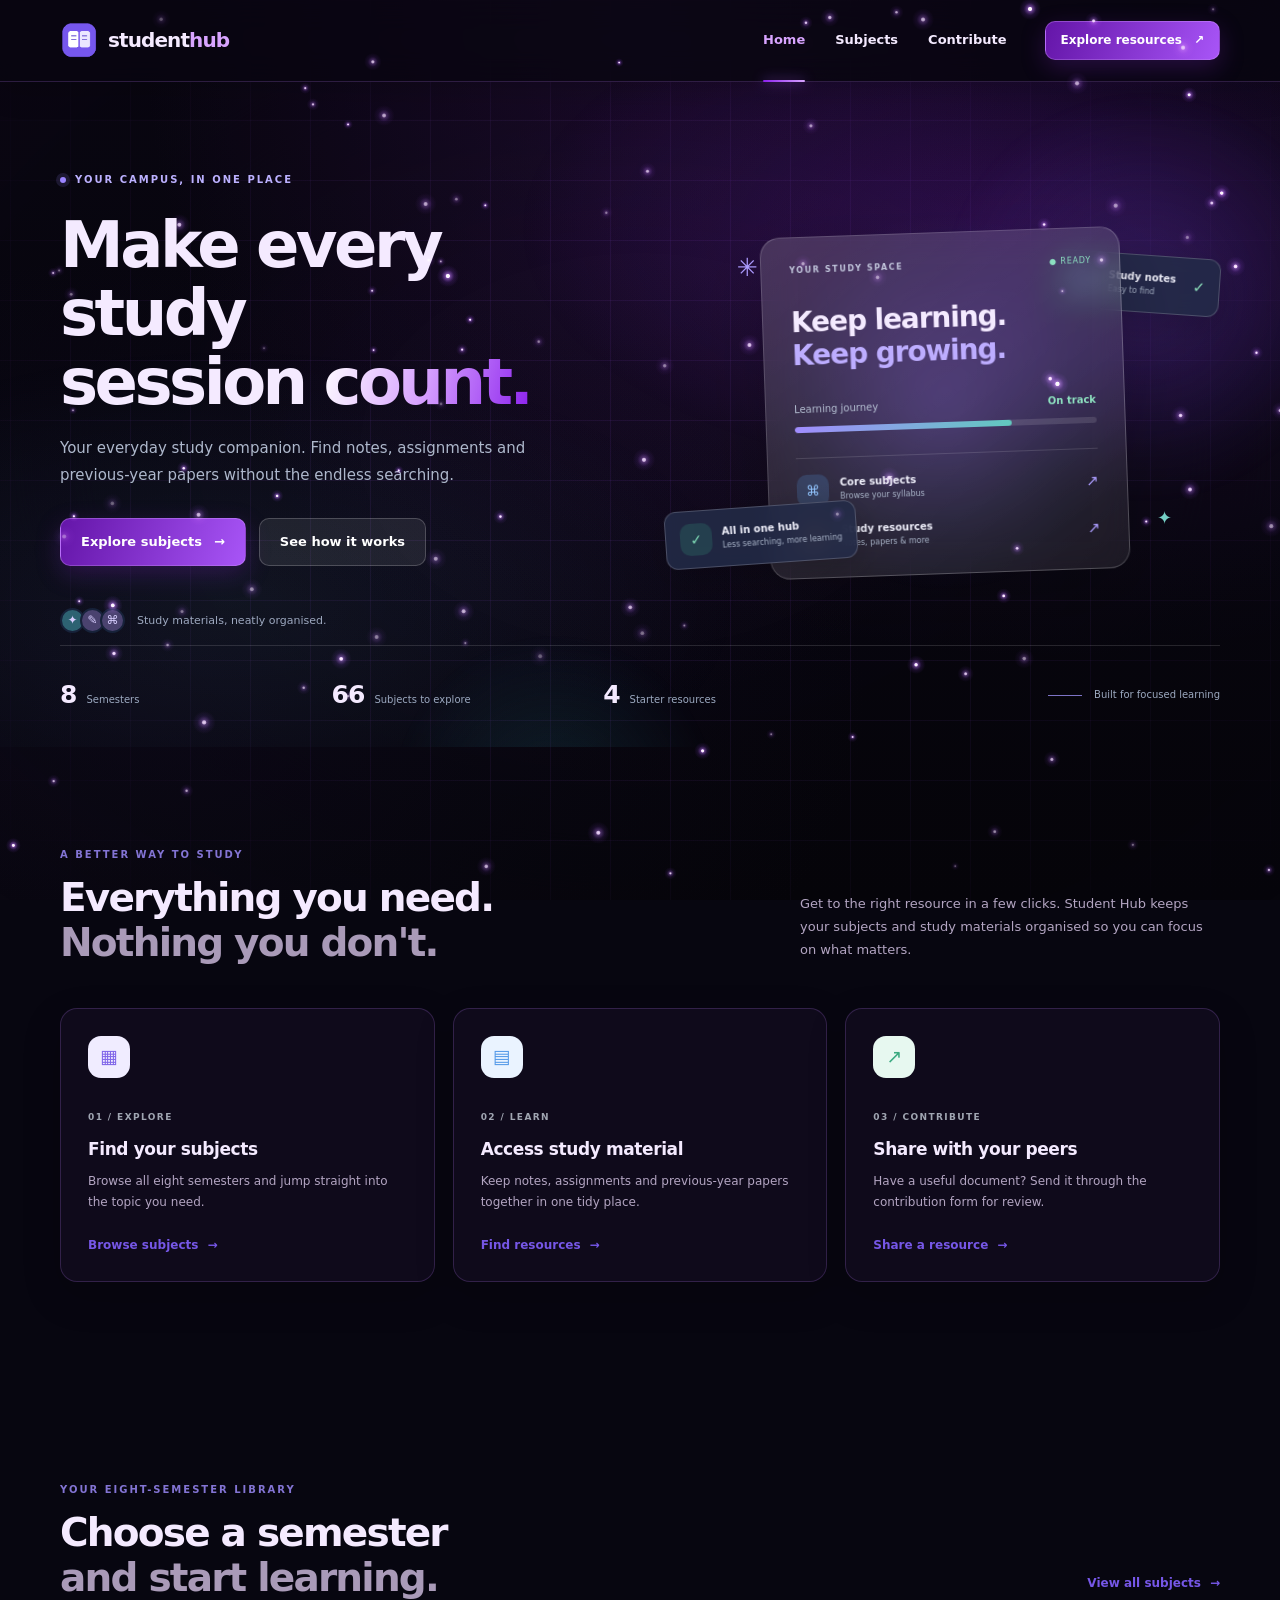
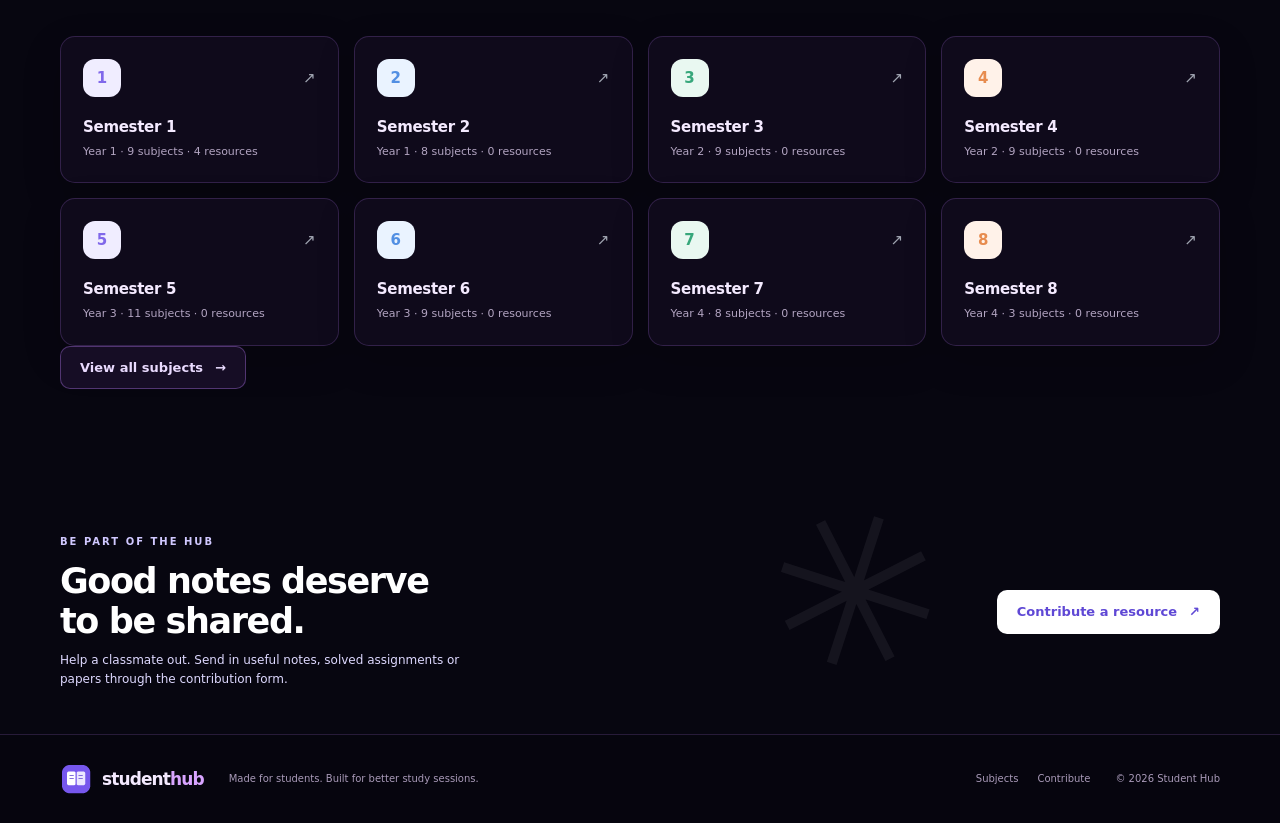
<file: index.html>
<!doctype html>
<html lang="en">

<head>
  <meta charset="utf-8">
  <meta name="viewport" content="width=device-width, initial-scale=1">
  <meta name="theme-color" content="#070610">
  <meta name="description" content="Student Hub — a simple home for study notes, assignments and previous papers.">
  <title>Student Hub | Learn smarter</title>
  <link rel="icon" href="assets/images/logo.png" type="image/png">
  <link rel="stylesheet" href="css/style.css">
  <link rel="stylesheet" href="css/subjects.css">
  <link rel="stylesheet" href="css/responsive.css">
  <script defer src="js/data.js"></script>
  <script defer src="js/admin.js"></script>
  <script defer src="js/app.js"></script>
  <script defer src="js/particle-field.js"></script>
</head>

<body data-page="home">
  <header class="site-header">
    <div class="container nav-wrap">
      <a class="brand" href="index.html" aria-label="Student Hub home"><img src="assets/images/logo.png" alt=""
          width="38" height="38"><span>student<span class="brand-accent">hub</span></span></a>
      <button class="menu-toggle" type="button" aria-label="Toggle navigation" aria-expanded="false">☰</button>
      <nav class="main-nav" aria-label="Main navigation">
        <a class="active" href="index.html" aria-current="page">Home</a>
        <a href="subjects.html">Subjects</a>
        <a href="help.html">Contribute</a>
      </nav>
      <a class="button button-small button-primary nav-cta" href="subjects.html">Explore resources <span
          aria-hidden="true">↗</span></a>
    </div>
  </header>

  <main>
    <section class="hero-section">
      <div class="hero-orb orb-one"></div>
      <div class="hero-orb orb-two"></div>
      <div class="container hero-grid">
        <div class="hero-copy">
          <div class="eyebrow"><span class="eyebrow-dot"></span> YOUR CAMPUS, IN ONE PLACE</div>
          <h1>Make every study<br>session <span class="gradient-text">count.</span></h1>
          <p class="hero-lead">Your everyday study companion. Find notes, assignments and previous-year papers without
            the endless searching.</p>
          <div class="hero-actions"><a class="button button-primary" href="subjects.html">Explore subjects <span
                aria-hidden="true">→</span></a><a class="button button-ghost" href="#how-it-works">See how it works</a>
          </div>
          <div class="hero-proof">
            <div class="proof-avatars"><span>✦</span><span>✎</span><span>⌘</span></div><span>Study materials, neatly
              organised.</span>
          </div>
        </div>
        <div class="hero-visual" aria-label="Illustration of organised study materials">
          <div class="visual-glow"></div>
          <div class="floating-tag tag-top"><span class="tag-icon purple">▤</span><span><strong>Study
                notes</strong><small>Easy to find</small></span><span class="tag-check">✓</span></div>
          <div class="study-card-main">
            <div class="study-card-top"><span class="mini-label">YOUR STUDY SPACE</span><span class="live-dot">●
                READY</span></div>
            <div class="study-card-title">Keep learning.<br><span>Keep growing.</span></div>
            <div class="progress-label"><span>Learning journey</span><strong>On track</strong></div>
            <div class="progress-track"><span></span></div>
            <div class="mini-subjects">
              <div><span class="subject-icon blue">⌘</span><span><b>Core subjects</b><small>Browse your
                    syllabus</small></span><span class="mini-arrow">↗</span></div>
              <div><span class="subject-icon orange">▧</span><span><b>Study resources</b><small>Notes, papers &
                    more</small></span><span class="mini-arrow">↗</span></div>
            </div>
          </div>
          <div class="floating-tag tag-bottom"><span class="tag-icon green">✓</span><span><strong>All in one
                hub</strong><small>Less searching, more learning</small></span></div>
          <div class="visual-spark spark-one">✳</div>
          <div class="visual-spark spark-two">✦</div>
        </div>
      </div>
      <div class="container hero-stats">
        <div><strong data-stat="semesters">8</strong><span>Semesters</span></div>
        <div><strong data-stat="subjects">66</strong><span>Subjects to explore</span></div>
        <div><strong data-stat="resources">4</strong><span>Starter resources</span></div>
        <div class="stats-note"><span class="stats-line"></span><span>Built for focused learning</span></div>
      </div>
    </section>

    <section class="section-pad" id="how-it-works">
      <div class="container">
        <div class="section-heading">
          <div>
            <div class="eyebrow eyebrow-dark">A BETTER WAY TO STUDY</div>
            <h2>Everything you need.<br><span class="muted-heading">Nothing you don't.</span></h2>
          </div>
          <p>Get to the right resource in a few clicks. Student Hub keeps your subjects and study materials organised so
            you can focus on what matters.</p>
        </div>
        <div class="feature-grid">
          <article class="feature-card">
            <div class="feature-icon feature-purple">▦</div><span class="feature-number">01 / EXPLORE</span>
            <h3>Find your subjects</h3>
            <p>Browse all eight semesters and jump straight into the topic you need.</p><a href="subjects.html"
              class="text-link">Browse subjects <span>→</span></a>
          </article>
          <article class="feature-card">
            <div class="feature-icon feature-blue">▤</div><span class="feature-number">02 / LEARN</span>
            <h3>Access study material</h3>
            <p>Keep notes, assignments and previous-year papers together in one tidy place.</p><a href="subjects.html"
              class="text-link">Find resources <span>→</span></a>
          </article>
          <article class="feature-card">
            <div class="feature-icon feature-green">↗</div><span class="feature-number">03 / CONTRIBUTE</span>
            <h3>Share with your peers</h3>
            <p>Have a useful document? Send it through the contribution form for review.</p><a href="help.html"
              class="text-link">Share a resource <span>→</span></a>
          </article>
        </div>
      </div>
    </section>

    <section class="section-pad section-tint">
      <div class="container">
        <div class="section-heading section-heading-tight">
          <div>
            <div class="eyebrow eyebrow-dark">YOUR EIGHT-SEMESTER LIBRARY</div>
            <h2>Choose a semester<br><span class="muted-heading">and start learning.</span></h2>
          </div><a class="text-link desktop-link" href="subjects.html">View all subjects <span>→</span></a>
        </div>
        <div class="section-grid" id="home-sections">
          <div class="loading-card">Loading your sections…</div>
        </div>
        <div class="mobile-center"><a class="button button-outline" href="subjects.html">View all subjects
            <span>→</span></a></div>
      </div>
    </section>

    <section class="cta-section">
      <div class="container cta-inner">
        <div>
          <div class="eyebrow eyebrow-light">BE PART OF THE HUB</div>
          <h2>Good notes deserve<br>to be shared.</h2>
          <p>Help a classmate out. Send in useful notes, solved assignments or papers through the contribution form.</p>
        </div><a class="button button-white" href="help.html">Contribute a resource <span>↗</span></a>
        <div class="cta-decoration">✳</div>
      </div>
    </section>
  </main>

  <footer class="site-footer">
    <div class="container footer-inner"><a class="brand brand-footer" href="index.html"><img
          src="assets/images/logo.png" alt="" width="32" height="32"><span>student<span
            class="brand-accent">hub</span></span></a>
      <p>Made for students. Built for better study sessions.</p>
      <div><a href="subjects.html">Subjects</a><a href="help.html">Contribute</a></div><small>© <span data-year></span>
        Student Hub</small>
    </div>
  </footer>
</body>

</html>
</file>
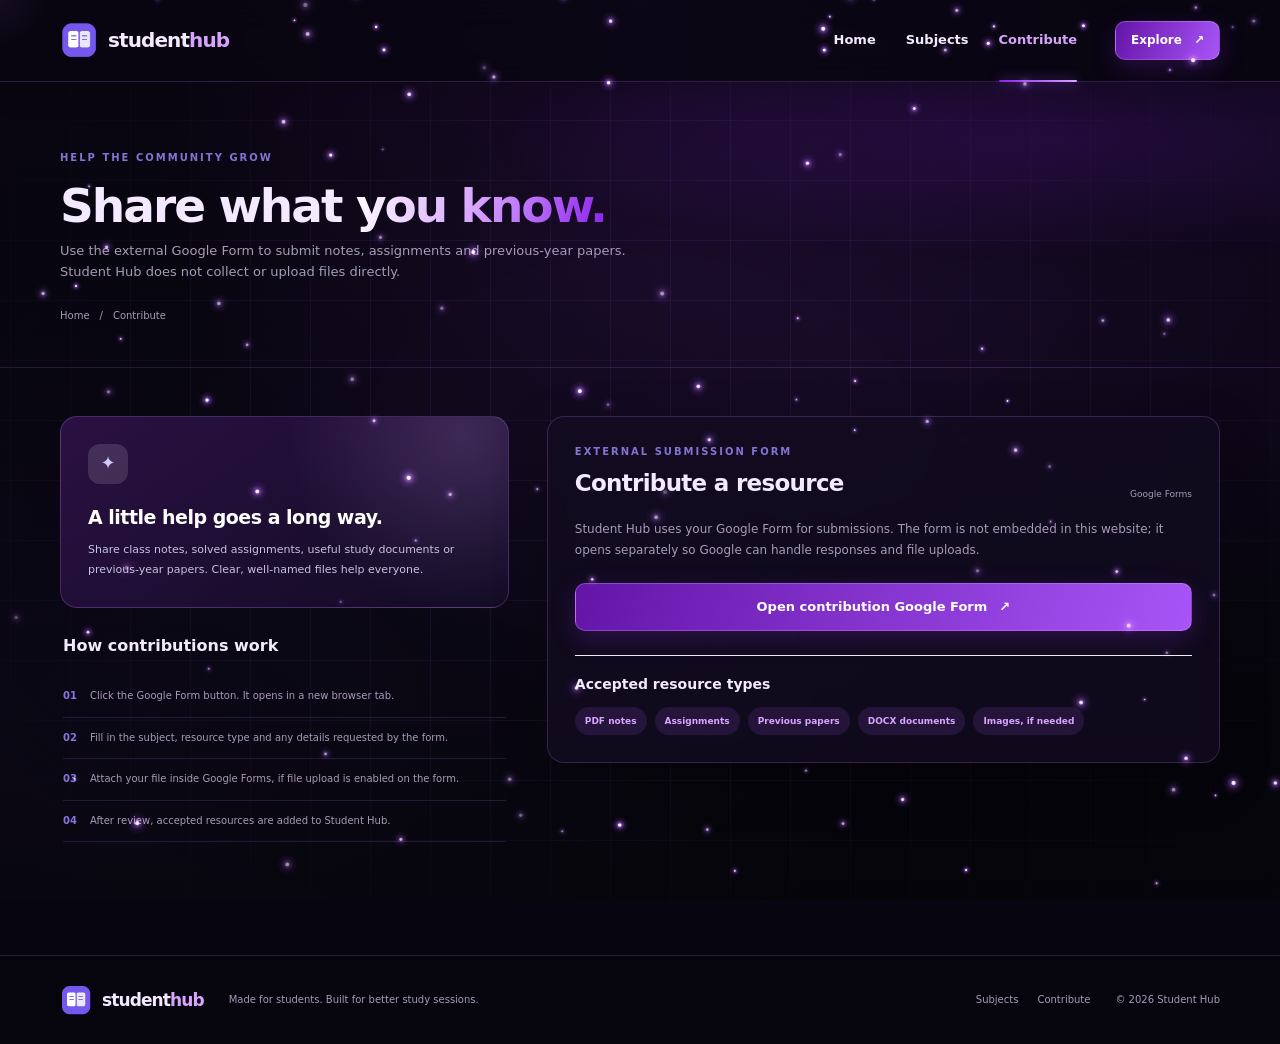
<file: help.html>
<!doctype html>
<html lang="en">

<head>
  <meta charset="utf-8">
  <meta name="viewport" content="width=device-width, initial-scale=1">
  <meta name="theme-color" content="#070610">
  <meta name="description" content="Contribute study resources to Student Hub using the external Google Form.">
  <title>Contribute | Student Hub</title>
  <link rel="icon" href="assets/images/logo.png" type="image/png">
  <link rel="stylesheet" href="css/style.css">
  <link rel="stylesheet" href="css/subjects.css">
  <link rel="stylesheet" href="css/responsive.css">
  <script defer src="js/data.js"></script>
  <script defer src="js/admin.js"></script>
  <script defer src="js/app.js"></script>
  <script defer src="js/particle-field.js"></script>
</head>

<body data-page="help">
  <header class="site-header">
    <div class="container nav-wrap">
      <a class="brand" href="index.html" aria-label="Student Hub home"><img src="assets/images/logo.png" alt=""
          width="38" height="38"><span>student<span class="brand-accent">hub</span></span></a>
      <button class="menu-toggle" type="button" aria-label="Toggle navigation" aria-expanded="false">☰</button>
      <nav class="main-nav" aria-label="Main navigation"><a href="index.html">Home</a><a
          href="subjects.html">Subjects</a><a class="active" href="help.html" aria-current="page">Contribute</a></nav>
      <a class="button button-small button-primary nav-cta" href="subjects.html">Explore <span>↗</span></a>
    </div>
  </header>
  <main class="page-main">
    <section class="page-hero">
      <div class="container">
        <div class="eyebrow eyebrow-dark">HELP THE COMMUNITY GROW</div>
        <h1>Share what <span class="gradient-text">you know.</span></h1>
        <p>Use the external Google Form to submit notes, assignments and previous-year papers. Student Hub does not
          collect or upload files directly.</p>
        <div class="breadcrumb"><a href="index.html">Home</a><span>/</span><span>Contribute</span></div>
      </div>
    </section>
    <section class="container content-section help-layout">
      <div class="help-intro">
        <div class="help-callout">
          <div class="callout-icon">✦</div>
          <h3>A little help goes a long way.</h3>
          <p>Share class notes, solved assignments, useful study documents or previous-year papers. Clear, well-named
            files help everyone.</p>
        </div>
        <div class="help-rules">
          <h3>How contributions work</h3>
          <div><span>01</span>
            <p>Click the Google Form button. It opens in a new browser tab.</p>
          </div>
          <div><span>02</span>
            <p>Fill in the subject, resource type and any details requested by the form.</p>
          </div>
          <div><span>03</span>
            <p>Attach your file inside Google Forms, if file upload is enabled on the form.</p>
          </div>
          <div><span>04</span>
            <p>After review, accepted resources are added to Student Hub.</p>
          </div>
        </div>
      </div>
      <div class="form-card contribute-card">
        <div class="form-card-heading">
          <div>
            <div class="eyebrow eyebrow-dark">EXTERNAL SUBMISSION FORM</div>
            <h2>Contribute a resource</h2>
          </div><span class="required-note">Google Forms</span>
        </div>
        <p class="contribute-description">Student Hub uses your Google Form for submissions. The form is not embedded in
          this website; it opens separately so Google can handle responses and file uploads.</p>
        <a class="button button-primary contribute-form-button" data-google-form href="https://forms.google.com/"
          target="_blank" rel="noopener noreferrer">Open contribution Google Form <span aria-hidden="true">↗</span></a>
        <div class="contribute-divider"></div>
        <h3>Accepted resource types</h3>
        <div class="accepted-types"><span>PDF notes</span><span>Assignments</span><span>Previous papers</span><span>DOCX
            documents</span><span>Images, if needed</span></div>
      </div>
    </section>
  </main>
  <footer class="site-footer">
    <div class="container footer-inner"><a class="brand brand-footer" href="index.html"><img
          src="assets/images/logo.png" alt="" width="32" height="32"><span>student<span
            class="brand-accent">hub</span></span></a>
      <p>Made for students. Built for better study sessions.</p>
      <div><a href="subjects.html">Subjects</a><a href="help.html">Contribute</a></div><small>© <span data-year></span>
        Student Hub</small>
    </div>
  </footer>
</body>

</html>
</file>
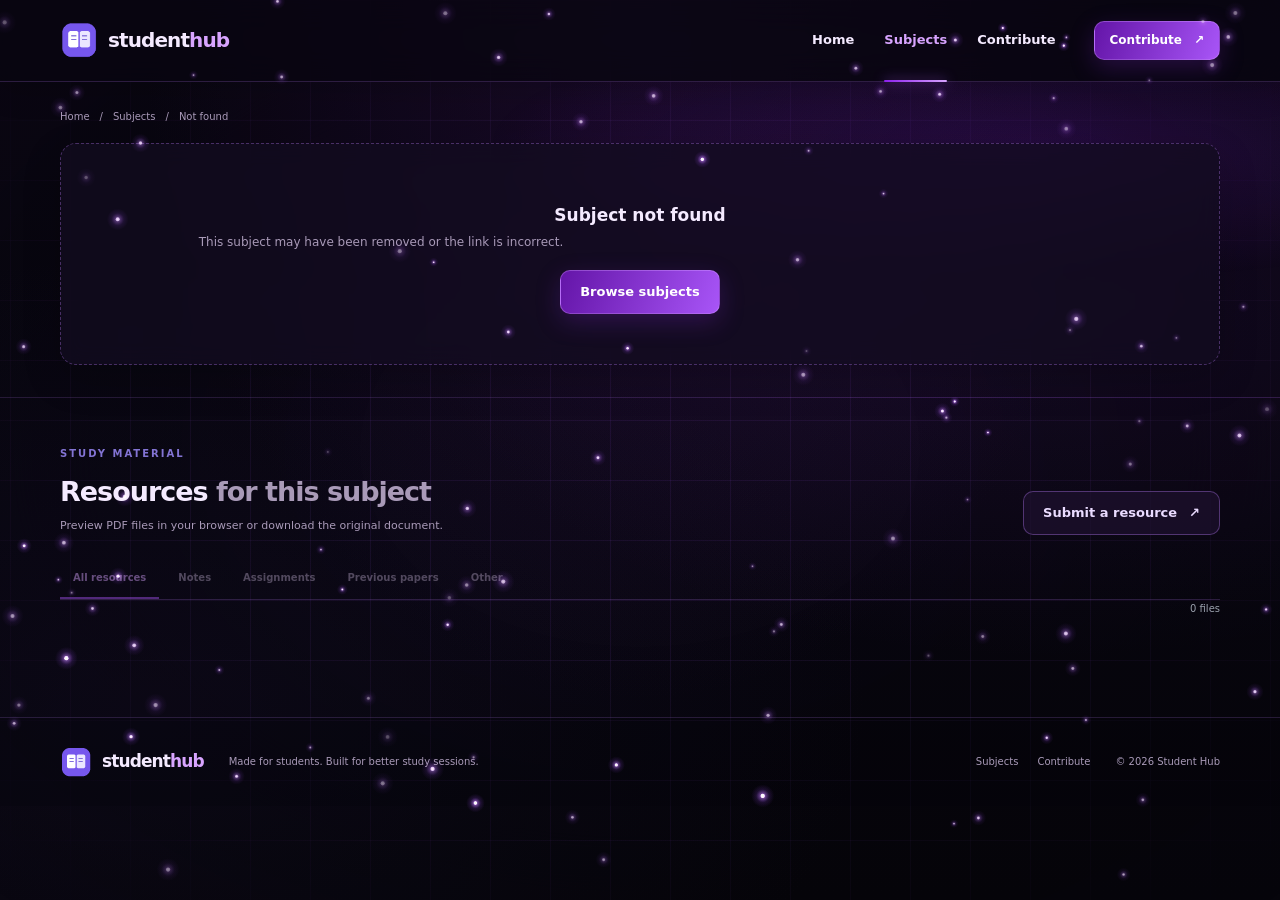
<file: subject-details.html>
<!doctype html>
<html lang="en">

<head>
  <meta charset="utf-8">
  <meta name="viewport" content="width=device-width, initial-scale=1">
  <meta name="theme-color" content="#070610">
  <meta name="description" content="Open and download notes, assignments and previous papers for your subject.">
  <title>Subject resources | Student Hub</title>
  <link rel="icon" href="assets/images/logo.png" type="image/png">
  <link rel="stylesheet" href="css/style.css">
  <link rel="stylesheet" href="css/subjects.css">
  <link rel="stylesheet" href="css/responsive.css">
  <script defer src="js/data.js"></script>
  <script defer src="js/admin.js"></script>
  <script defer src="js/app.js"></script>
  <script defer src="js/particle-field.js"></script>
</head>

<body data-page="subject-details">
  <header class="site-header">
    <div class="container nav-wrap">
      <a class="brand" href="index.html" aria-label="Student Hub home"><img src="assets/images/logo.png" alt=""
          width="38" height="38"><span>student<span class="brand-accent">hub</span></span></a>
      <button class="menu-toggle" type="button" aria-label="Toggle navigation" aria-expanded="false">☰</button>
      <nav class="main-nav" aria-label="Main navigation"><a href="index.html">Home</a><a class="active"
          href="subjects.html" aria-current="page">Subjects</a><a href="help.html">Contribute</a></nav>
      <a class="button button-small button-primary nav-cta" href="help.html">Contribute <span>↗</span></a>
    </div>
  </header>
  <main class="page-main">
    <section class="page-hero page-hero-compact">
      <div class="container">
        <div class="breadcrumb"><a href="index.html">Home</a><span>/</span><a
            href="subjects.html">Subjects</a><span>/</span><span id="breadcrumb-subject">Subject</span></div>
        <div id="subject-heading">
          <div class="loading-card">Loading subject…</div>
        </div>
      </div>
    </section>
    <section class="container content-section details-section">
      <div class="resource-heading">
        <div>
          <div class="eyebrow eyebrow-dark">STUDY MATERIAL</div>
          <h2>Resources <span class="muted-heading">for this subject</span></h2>
          <p>Preview PDF files in your browser or download the original document.</p>
        </div><a class="button button-outline" href="help.html">Submit a resource <span>↗</span></a>
      </div>
      <div class="resource-tabs" role="group" aria-label="Filter resources">
        <button class="resource-tab active" type="button" data-resource-filter="all" aria-pressed="true">All
          resources</button>
        <button class="resource-tab" type="button" data-resource-filter="notes" aria-pressed="false">Notes</button>
        <button class="resource-tab" type="button" data-resource-filter="assignments"
          aria-pressed="false">Assignments</button>
        <button class="resource-tab" type="button" data-resource-filter="previous-papers" aria-pressed="false">Previous
          papers</button>
        <button class="resource-tab" type="button" data-resource-filter="other" aria-pressed="false">Other</button>
      </div>
      <div class="resource-heading-meta"><span id="resource-count" class="summary-muted">0 files</span></div>
      <div id="resource-list" class="resource-list">
        <div class="loading-card">Loading resources…</div>
      </div>
      <div id="resource-empty" class="empty-state hidden">
        <div class="empty-icon">▤</div>
        <h3 id="resource-empty-title">No resources here yet</h3>
        <p id="resource-empty-copy">Study material for this subject will appear here after it is added to the content
          file.</p><a class="button button-primary" href="help.html">Contribute a resource</a>
      </div>
    </section>
  </main>
  <dialog class="pdf-preview-dialog" id="pdf-preview-dialog" aria-labelledby="pdf-preview-title">
    <div class="pdf-preview-toolbar"><strong id="pdf-preview-title">PDF Preview</strong>
      <div class="pdf-preview-controls"><a class="button button-outline button-small" id="pdf-preview-fallback"
          href="assets/pdf/notes/demo-maths-notes.pdf" download>Download PDF</a><button
          class="button button-primary button-small" id="pdf-preview-close" type="button"
          aria-label="Close PDF preview">Close ✕</button></div>
    </div>
    <iframe id="pdf-preview-frame" title="PDF document preview" src="about:blank"></iframe>
  </dialog>
  <footer class="site-footer">
    <div class="container footer-inner"><a class="brand brand-footer" href="index.html"><img
          src="assets/images/logo.png" alt="" width="32" height="32"><span>student<span
            class="brand-accent">hub</span></span></a>
      <p>Made for students. Built for better study sessions.</p>
      <div><a href="subjects.html">Subjects</a><a href="help.html">Contribute</a></div><small>© <span data-year></span>
        Student Hub</small>
    </div>
  </footer>
</body>

</html>
</file>
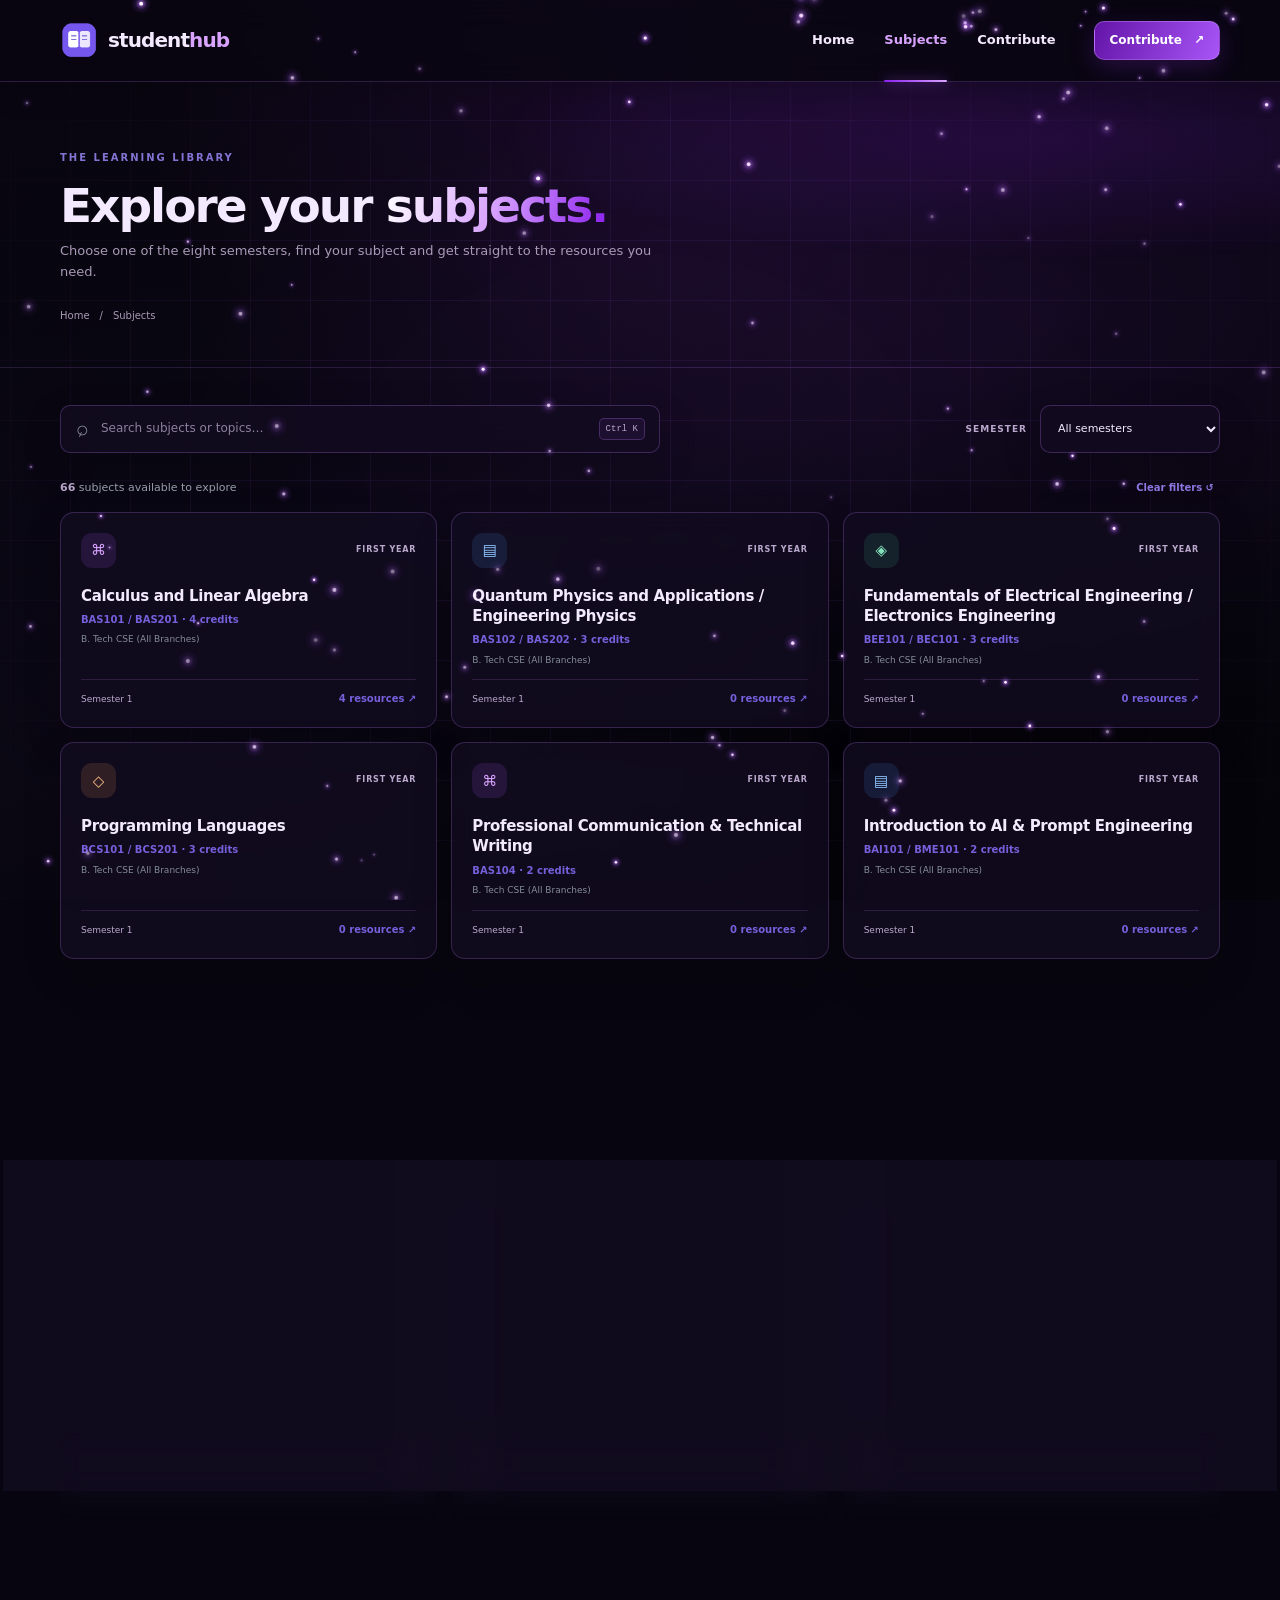
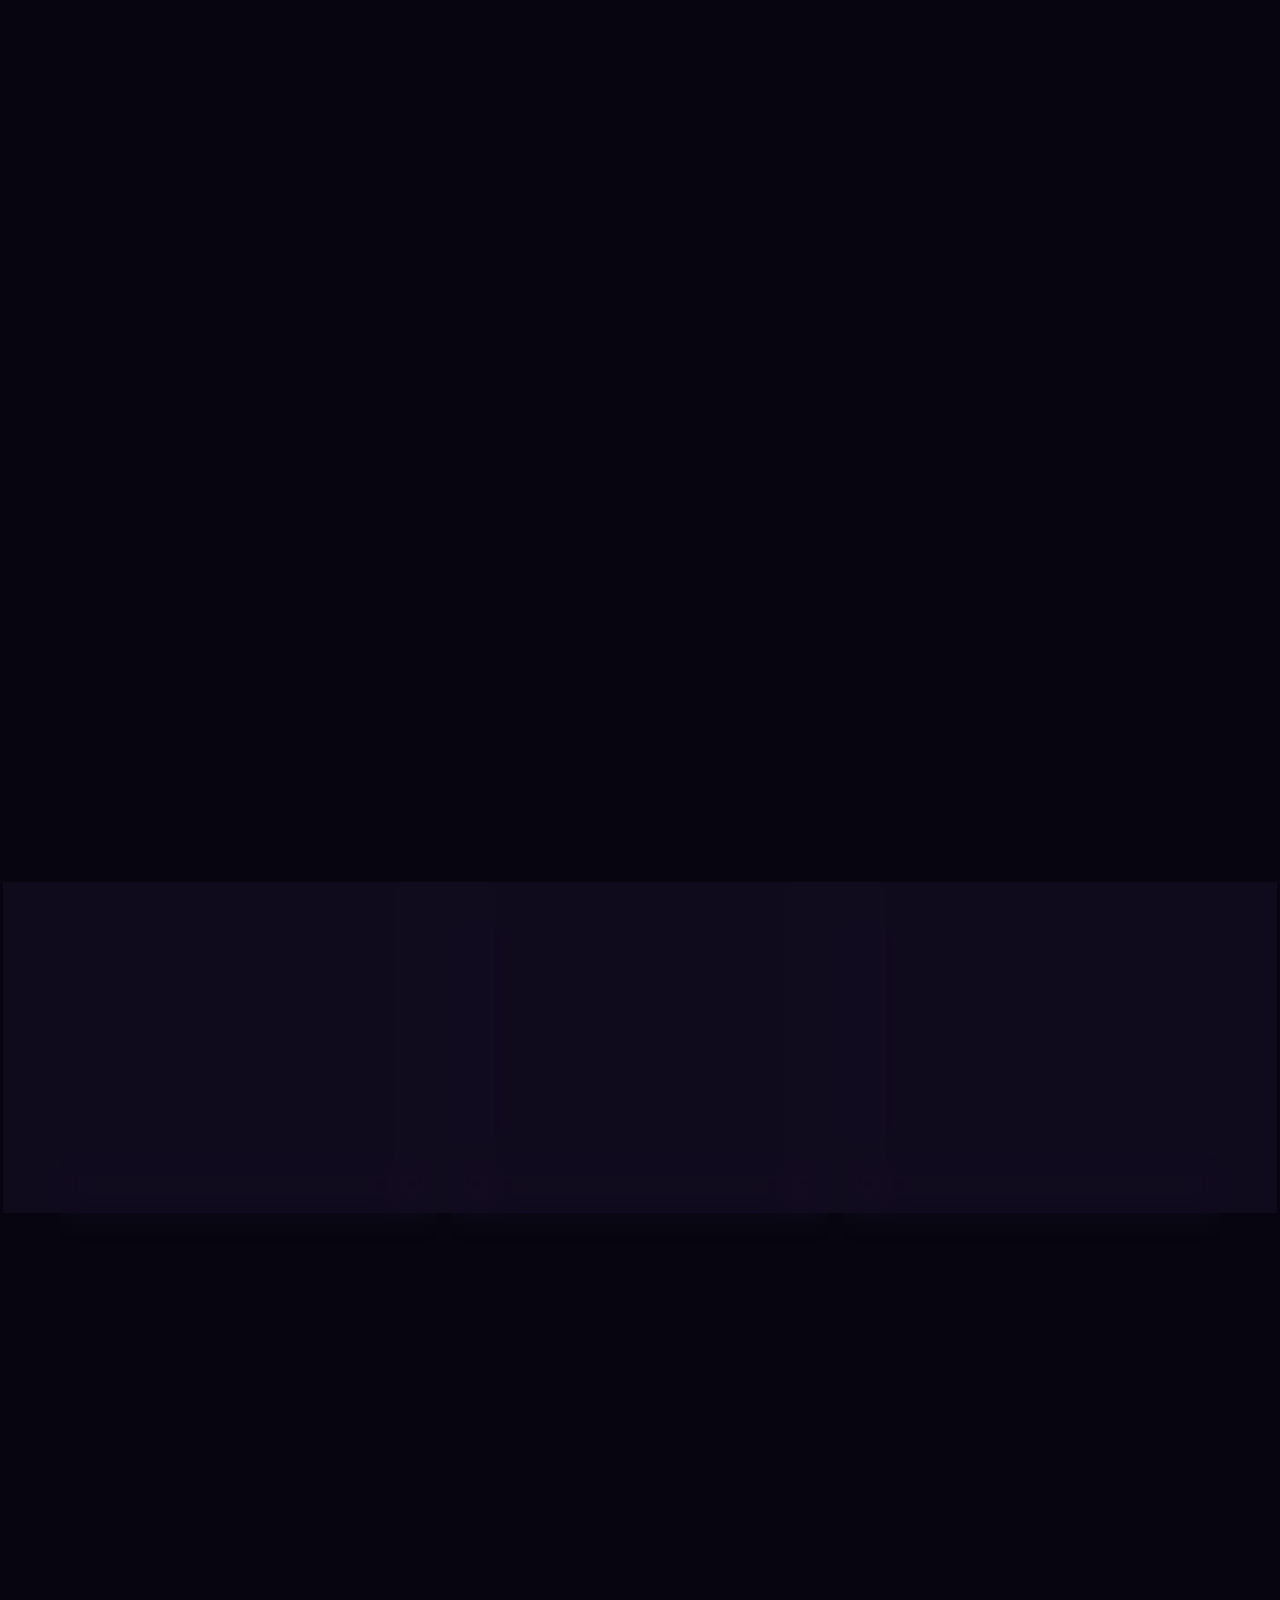
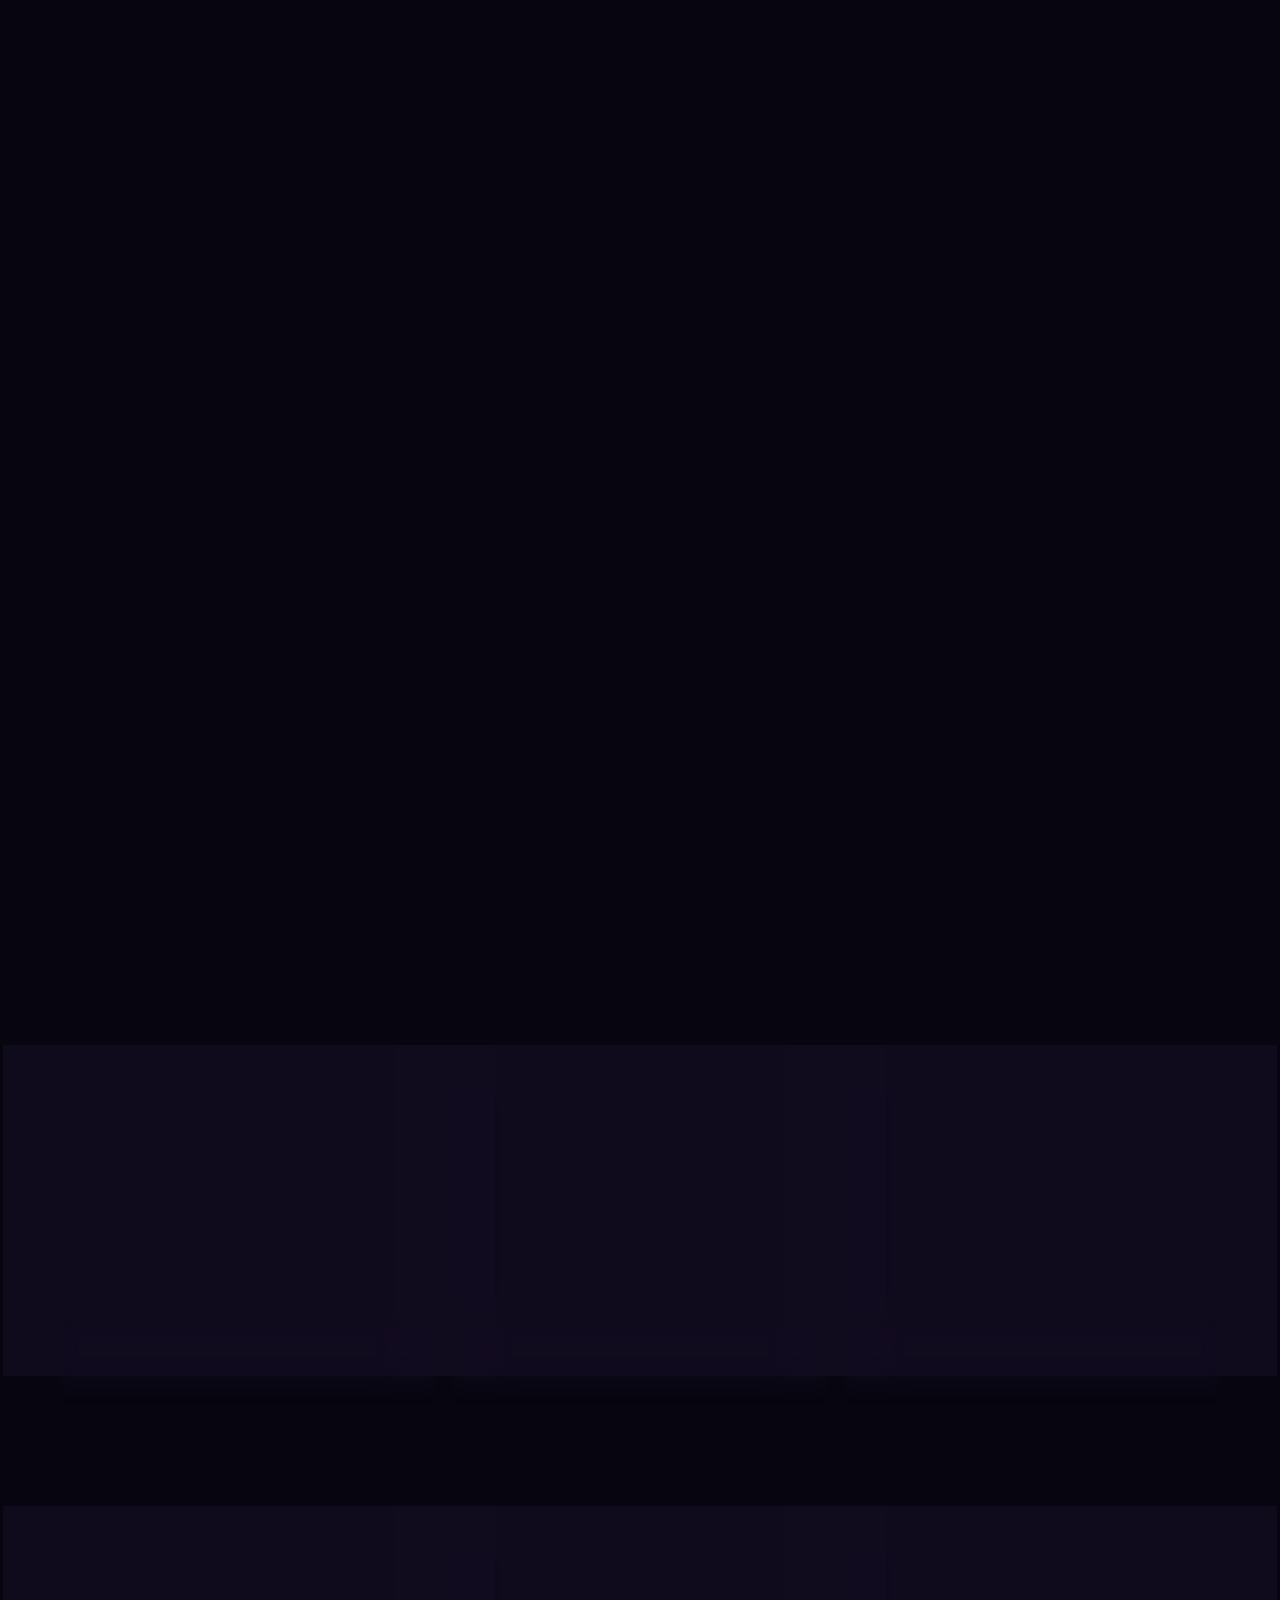
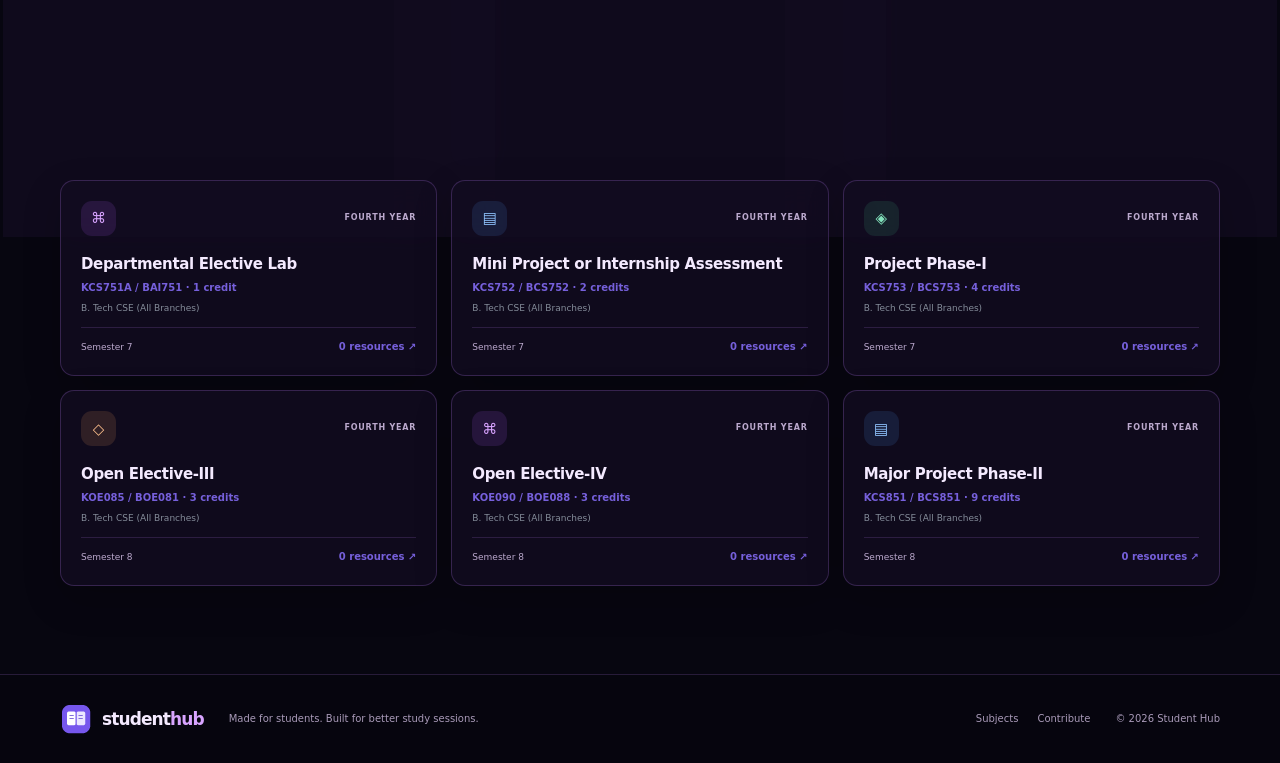
<file: subjects.html>
<!doctype html>
<html lang="en">

<head>
  <meta charset="utf-8">
  <meta name="viewport" content="width=device-width, initial-scale=1">
  <meta name="theme-color" content="#070610">
  <meta name="description" content="Browse Student Hub subjects and study resources by semester.">
  <title>Subjects | Student Hub</title>
  <link rel="icon" href="assets/images/logo.png" type="image/png">
  <link rel="stylesheet" href="css/style.css">
  <link rel="stylesheet" href="css/subjects.css">
  <link rel="stylesheet" href="css/responsive.css">
  <script defer src="js/data.js"></script>
  <script defer src="js/admin.js"></script>
  <script defer src="js/app.js"></script>
  <script defer src="js/particle-field.js"></script>
</head>

<body data-page="subjects">
  <header class="site-header">
    <div class="container nav-wrap">
      <a class="brand" href="index.html" aria-label="Student Hub home"><img src="assets/images/logo.png" alt=""
          width="38" height="38"><span>student<span class="brand-accent">hub</span></span></a>
      <button class="menu-toggle" type="button" aria-label="Toggle navigation" aria-expanded="false">☰</button>
      <nav class="main-nav" aria-label="Main navigation"><a href="index.html">Home</a><a class="active"
          href="subjects.html" aria-current="page">Subjects</a><a href="help.html">Contribute</a></nav>
      <a class="button button-small button-primary nav-cta" href="help.html">Contribute <span>↗</span></a>
    </div>
  </header>
  <main class="page-main">
    <section class="page-hero">
      <div class="container">
        <div class="eyebrow eyebrow-dark">THE LEARNING LIBRARY</div>
        <h1>Explore your <span class="gradient-text">subjects.</span></h1>
        <p>Choose one of the eight semesters, find your subject and get straight to the resources you need.</p>
        <div class="breadcrumb"><a href="index.html">Home</a><span>/</span><span>Subjects</span></div>
      </div>
    </section>
    <section class="container content-section">
      <div class="catalog-toolbar">
        <div class="search-wrap"><span class="search-symbol" aria-hidden="true">⌕</span><input id="subject-search"
            type="search" placeholder="Search subjects or topics…" autocomplete="off"
            aria-label="Search subjects"><kbd>Ctrl K</kbd></div><label class="filter-label"
          for="semester-filter">SEMESTER</label><select id="semester-filter" class="select-control">
          <option value="all">All semesters</option>
        </select>
      </div>
      <div class="catalog-summary">
        <div><span class="result-count" id="result-count">66</span><span class="summary-muted"> subjects available to
            explore</span></div><button class="clear-filter" id="clear-filter" type="button">Clear filters ↺</button>
      </div>
      <div id="subject-list" class="subject-grid">
        <div class="loading-card">Loading subjects…</div>
      </div>
      <div id="empty-state" class="empty-state hidden">
        <div class="empty-icon">⌕</div>
        <h3>No subjects found</h3>
        <p>Try a different search or clear the selected semester.</p><button class="button button-outline"
          id="empty-clear" type="button">Clear filters</button>
      </div>
    </section>
  </main>
  <footer class="site-footer">
    <div class="container footer-inner"><a class="brand brand-footer" href="index.html"><img
          src="assets/images/logo.png" alt="" width="32" height="32"><span>student<span
            class="brand-accent">hub</span></span></a>
      <p>Made for students. Built for better study sessions.</p>
      <div><a href="subjects.html">Subjects</a><a href="help.html">Contribute</a></div><small>© <span data-year></span>
        Student Hub</small>
    </div>
  </footer>
</body>

</html>
</file>
<file: css/style.css>
:root {
  --ink: #172033;
  --muted: #6e7788;
  --deep: #101827;
  --purple: #7657ed;
  --purple-dark: #6545dc;
  --lavender: #f2efff;
  --blue: #4a8fe7;
  --green: #38ae83;
  --orange: #f09b5a;
  --line: #e8eaf0;
  --paper: #fff;
  --soft: #f7f8fc;
  --shadow: 0 18px 50px rgba(24, 34, 59, 0.08);
  --radius: 18px;
  --font:
    Inter, ui-sans-serif, system-ui, -apple-system, BlinkMacSystemFont,
    "Segoe UI", sans-serif;
}
* {
  box-sizing: border-box;
}
html {
  scroll-behavior: smooth;
}
body {
  margin: 0;
  background: #fff;
  color: var(--ink);
  font-family: var(--font);
  font-size: 15px;
  line-height: 1.6;
  -webkit-font-smoothing: antialiased;
}
a {
  color: inherit;
  text-decoration: none;
}
button,
input,
select,
textarea {
  font: inherit;
}
button,
a {
  -webkit-tap-highlight-color: transparent;
}
button {
  cursor: pointer;
}
.container {
  width: min(1160px, calc(100% - 48px));
  margin: 0 auto;
}
.hidden {
  display: none !important;
}
.muted-heading {
  color: #9299a8;
}
.gradient-text {
  background: linear-gradient(105deg, #8b69f5 4%, #5d83ee 55%, #4db9bd 100%);
  -webkit-background-clip: text;
  background-clip: text;
  color: transparent;
}
.site-header {
  height: 82px;
  display: flex;
  align-items: center;
  background: rgba(255, 255, 255, 0.94);
  border-bottom: 1px solid rgba(232, 234, 240, 0.78);
  position: relative;
  z-index: 20;
}
.nav-wrap {
  display: flex;
  align-items: center;
  gap: 38px;
}
.brand {
  display: inline-flex;
  align-items: center;
  gap: 10px;
  color: #1c2538;
  font-size: 20px;
  font-weight: 800;
  letter-spacing: -0.9px;
  white-space: nowrap;
}
.brand img {
  object-fit: contain;
}
.brand-accent {
  color: var(--purple);
}
.main-nav {
  display: flex;
  align-items: center;
  gap: 30px;
  margin-left: auto;
}
.main-nav a {
  font-size: 13px;
  font-weight: 650;
  color: #778092;
  transition: color 0.2s;
}
.main-nav a:hover,
.main-nav a.active {
  color: #202a40;
}
.main-nav a.active {
  position: relative;
}
.main-nav a.active:after {
  content: "";
  position: absolute;
  left: 0;
  right: 0;
  bottom: -31px;
  height: 2px;
  background: var(--purple);
  border-radius: 3px;
}
.main-nav .nav-admin {
  opacity: 0.74;
}
.button {
  display: inline-flex;
  align-items: center;
  justify-content: center;
  gap: 12px;
  border: 1px solid transparent;
  border-radius: 10px;
  padding: 13px 19px;
  font-size: 13px;
  line-height: 1.2;
  font-weight: 750;
  transition:
    transform 0.2s,
    box-shadow 0.2s,
    background 0.2s;
}
.button:hover {
  transform: translateY(-2px);
}
.button-primary {
  background: var(--purple);
  color: #fff;
  box-shadow: 0 8px 20px rgba(118, 87, 237, 0.19);
}
.button-primary:hover {
  background: var(--purple-dark);
  box-shadow: 0 10px 24px rgba(118, 87, 237, 0.26);
}
.button-small {
  padding: 11px 15px;
  font-size: 12px;
}
.button-ghost {
  background: rgba(255, 255, 255, 0.08);
  border-color: rgba(255, 255, 255, 0.2);
  color: #fff;
}
.button-outline {
  background: #fff;
  border-color: #dfe2ea;
  color: #384257;
}
.button-quiet {
  background: #f1f2f6;
  color: #697286;
}
.button-white {
  background: #fff;
  color: #5f48d5;
}
.menu-toggle {
  display: none;
  border: 0;
  background: none;
  font-size: 23px;
  color: var(--ink);
}
.hero-section {
  position: relative;
  overflow: hidden;
  background:
    radial-gradient(
      ellipse at 78% 22%,
      rgba(107, 88, 207, 0.18),
      transparent 32%
    ),
    linear-gradient(115deg, #111a2c 0%, #18233b 57%, #22264c 100%);
  color: white;
  padding: 90px 0 0;
  isolation: isolate;
}
.hero-orb {
  position: absolute;
  z-index: -1;
  border-radius: 50%;
  filter: blur(2px);
  pointer-events: none;
}
.orb-one {
  height: 430px;
  width: 430px;
  background: radial-gradient(
    circle,
    rgba(130, 96, 255, 0.17),
    transparent 68%
  );
  right: -80px;
  top: 0;
}
.orb-two {
  height: 340px;
  width: 340px;
  background: radial-gradient(
    circle,
    rgba(50, 171, 190, 0.14),
    transparent 68%
  );
  left: 30%;
  bottom: -220px;
}
.hero-grid {
  display: grid;
  grid-template-columns: 1fr 1fr;
  gap: 60px;
  align-items: center;
  min-height: 455px;
}
.eyebrow {
  font-size: 10px;
  letter-spacing: 2px;
  font-weight: 800;
  color: #bcb1ff;
  display: flex;
  align-items: center;
  gap: 9px;
}
.eyebrow-dot {
  height: 6px;
  width: 6px;
  border-radius: 99px;
  background: #9b84ff;
  box-shadow: 0 0 0 4px rgba(155, 132, 255, 0.14);
}
.eyebrow-dark {
  color: #8374d4;
}
.eyebrow-light {
  color: #d0c8ff;
}
.hero-copy h1 {
  font-size: clamp(45px, 5vw, 65px);
  line-height: 1.07;
  letter-spacing: -3.5px;
  margin: 23px 0 19px;
  font-weight: 800;
}
.hero-lead {
  max-width: 475px;
  color: #aeb8cc;
  font-size: 15px;
  line-height: 1.8;
  margin: 0;
}
.hero-actions {
  display: flex;
  align-items: center;
  gap: 13px;
  margin-top: 29px;
}
.hero-actions .button {
  padding: 15px 20px;
}
.hero-proof {
  display: flex;
  align-items: center;
  gap: 12px;
  margin-top: 42px;
  color: #9da8bf;
  font-size: 11px;
}
.proof-avatars {
  display: flex;
}
.proof-avatars span {
  height: 25px;
  width: 25px;
  border-radius: 50%;
  display: grid;
  place-items: center;
  background: #4a426f;
  border: 2px solid #17223a;
  margin-left: -5px;
  color: #d8ceff;
  font-size: 12px;
}
.proof-avatars span:first-child {
  margin-left: 0;
  background: #2d6272;
}
.hero-visual {
  min-height: 390px;
  position: relative;
  display: grid;
  place-items: center;
}
.visual-glow {
  position: absolute;
  width: 380px;
  height: 380px;
  border-radius: 50%;
  background: radial-gradient(
    circle,
    rgba(130, 102, 240, 0.3),
    rgba(80, 122, 224, 0.06) 52%,
    transparent 70%
  );
}
.study-card-main {
  position: relative;
  width: min(360px, 83%);
  padding: 27px 28px 24px;
  border: 1px solid rgba(255, 255, 255, 0.19);
  border-radius: 20px;
  background: linear-gradient(
    145deg,
    rgba(255, 255, 255, 0.16),
    rgba(255, 255, 255, 0.07)
  );
  box-shadow: 0 28px 80px rgba(0, 0, 0, 0.22);
  backdrop-filter: blur(16px);
  transform: rotate(-2deg);
}
.study-card-top {
  display: flex;
  align-items: center;
  justify-content: space-between;
  color: #c1c5db;
}
.mini-label {
  font-size: 8px;
  letter-spacing: 1.6px;
  font-weight: 800;
}
.live-dot {
  font-size: 8px;
  color: #8ce0c1;
  letter-spacing: 0.8px;
}
.study-card-title {
  font-size: 28px;
  font-weight: 780;
  line-height: 1.18;
  letter-spacing: -1.1px;
  margin: 28px 0 30px;
}
.study-card-title span {
  color: #bdadff;
}
.progress-label {
  display: flex;
  justify-content: space-between;
  font-size: 10px;
  color: #b5bfd2;
  margin-bottom: 9px;
}
.progress-label strong {
  color: #8de0bf;
}
.progress-track {
  height: 6px;
  border-radius: 10px;
  background: rgba(255, 255, 255, 0.12);
  overflow: hidden;
}
.progress-track span {
  display: block;
  width: 72%;
  height: 100%;
  border-radius: 10px;
  background: linear-gradient(90deg, #a18cff, #61c9be);
}
.mini-subjects {
  margin-top: 25px;
  border-top: 1px solid rgba(255, 255, 255, 0.13);
  padding-top: 16px;
  display: grid;
  gap: 15px;
}
.mini-subjects > div {
  display: flex;
  align-items: center;
  gap: 11px;
}
.subject-icon,
.tag-icon {
  height: 32px;
  width: 32px;
  display: grid;
  place-items: center;
  border-radius: 10px;
  font-size: 14px;
}
.subject-icon.blue {
  background: rgba(86, 159, 237, 0.2);
  color: #92c5ff;
}
.subject-icon.orange {
  background: rgba(241, 155, 90, 0.2);
  color: #ffc08d;
}
.mini-subjects b,
.floating-tag strong {
  font-size: 10px;
  display: block;
  color: #f1f1fc;
}
.mini-subjects small,
.floating-tag small {
  display: block;
  font-size: 8px;
  color: #aab5c9;
}
.mini-arrow {
  margin-left: auto;
  color: #ac9dff;
}
.floating-tag {
  position: absolute;
  display: flex;
  align-items: center;
  gap: 10px;
  padding: 12px 14px;
  border: 1px solid rgba(255, 255, 255, 0.19);
  border-radius: 12px;
  background: rgba(34, 43, 72, 0.86);
  box-shadow: 0 12px 35px rgba(0, 0, 0, 0.2);
  backdrop-filter: blur(10px);
}
.tag-top {
  top: 46px;
  right: 0;
  transform: rotate(4deg);
}
.tag-bottom {
  bottom: 34px;
  left: -5px;
  transform: rotate(-4deg);
}
.tag-icon.purple {
  background: rgba(152, 125, 255, 0.2);
  color: #c7baff;
}
.tag-icon.green {
  background: rgba(65, 196, 145, 0.16);
  color: #84e5bd;
}
.tag-check {
  color: #8ce0bc;
  margin-left: 7px;
}
.visual-spark {
  position: absolute;
  color: #ac9bff;
}
.spark-one {
  top: 40px;
  left: 67px;
  font-size: 25px;
}
.spark-two {
  right: 48px;
  bottom: 65px;
  font-size: 18px;
  color: #75cfc6;
}
.hero-stats {
  position: relative;
  display: grid;
  grid-template-columns: repeat(3, 1fr) 1.4fr;
  gap: 25px;
  padding: 29px 0 32px;
  margin-top: 12px;
  border-top: 1px solid rgba(255, 255, 255, 0.13);
}
.hero-stats > div:not(.stats-note) {
  display: flex;
  align-items: baseline;
  gap: 10px;
}
.hero-stats strong {
  font-size: 25px;
  letter-spacing: -1px;
}
.hero-stats span {
  font-size: 10px;
  color: #9ca9c0;
}
.stats-note {
  display: flex;
  align-items: center;
  justify-content: flex-end;
  gap: 12px;
}
.stats-line {
  height: 1px;
  width: 34px;
  background: #7d73c6;
}
.section-pad {
  padding: 100px 0;
}
.section-tint {
  background: #f8f9fc;
}
.section-heading {
  display: flex;
  justify-content: space-between;
  align-items: flex-end;
  gap: 40px;
  margin-bottom: 42px;
}
.section-heading h2 {
  font-size: 39px;
  line-height: 1.15;
  letter-spacing: -1.8px;
  margin: 13px 0 0;
}
.section-heading > p {
  max-width: 420px;
  color: #7c8493;
  font-size: 13px;
  line-height: 1.8;
  margin: 0 0 4px;
}
.feature-grid {
  display: grid;
  grid-template-columns: repeat(3, 1fr);
  gap: 18px;
}
.feature-card {
  border: 1px solid #eceef3;
  border-radius: 17px;
  padding: 27px 27px 25px;
  min-height: 248px;
  background: #fff;
  transition:
    transform 0.22s,
    box-shadow 0.22s;
}
.feature-card:hover {
  transform: translateY(-5px);
  box-shadow: var(--shadow);
}
.feature-icon {
  width: 42px;
  height: 42px;
  display: grid;
  place-items: center;
  border-radius: 13px;
  font-size: 19px;
  margin-bottom: 25px;
}
.feature-purple {
  background: #f0ecff;
  color: #8066e9;
}
.feature-blue {
  background: #eaf3ff;
  color: #5599e8;
}
.feature-green {
  background: #e7f8f0;
  color: #3aaa80;
}
.feature-number {
  font-size: 9px;
  letter-spacing: 1.4px;
  font-weight: 800;
  color: #a0a6b2;
}
.feature-card h3 {
  font-size: 17px;
  letter-spacing: -0.4px;
  margin: 9px 0 8px;
}
.feature-card p {
  color: #7c8493;
  font-size: 12px;
  line-height: 1.75;
  min-height: 43px;
  margin: 0 0 18px;
}
.text-link {
  display: inline-flex;
  align-items: center;
  gap: 9px;
  color: #7657e7;
  font-size: 12px;
  font-weight: 800;
}
.text-link span {
  transition: transform 0.2s;
}
.text-link:hover span {
  transform: translateX(4px);
}
.section-heading-tight {
  margin-bottom: 35px;
}
.desktop-link {
  margin-bottom: 7px;
}
.section-grid {
  display: grid;
  grid-template-columns: repeat(4, 1fr);
  gap: 15px;
}
.section-tile {
  display: block;
  background: white;
  border: 1px solid #eceef3;
  border-radius: 15px;
  padding: 22px;
  transition:
    transform 0.2s,
    box-shadow 0.2s;
}
.section-tile:hover {
  transform: translateY(-4px);
  box-shadow: var(--shadow);
}
.section-tile-top {
  display: flex;
  align-items: center;
  justify-content: space-between;
  margin-bottom: 18px;
}
.section-symbol {
  height: 38px;
  width: 38px;
  display: grid;
  place-items: center;
  border-radius: 12px;
  font-weight: 800;
}
.section-symbol.purple {
  background: #f0edff;
  color: #8068ea;
}
.section-symbol.blue {
  background: #eaf3ff;
  color: #528fe3;
}
.section-symbol.green {
  background: #e9f8f1;
  color: #37a77b;
}
.section-symbol.orange {
  background: #fff2e9;
  color: #e78c4f;
}
.section-arrow {
  color: #a1a6b2;
}
.section-tile h3 {
  font-size: 15px;
  margin: 0 0 4px;
  letter-spacing: -0.3px;
}
.section-tile p {
  font-size: 11px;
  color: #858d9b;
  margin: 0;
}
.cta-section {
  background: linear-gradient(110deg, #6d53d9, #5146b5);
  color: #fff;
  overflow: hidden;
  position: relative;
}
.cta-inner {
  min-height: 245px;
  display: flex;
  align-items: center;
  justify-content: space-between;
  gap: 40px;
  position: relative;
}
.cta-inner h2 {
  font-size: 35px;
  line-height: 1.13;
  letter-spacing: -1.4px;
  margin: 12px 0 10px;
}
.cta-inner p {
  font-size: 12px;
  color: #ded9ff;
  max-width: 410px;
  margin: 0;
}
.cta-inner .button {
  position: relative;
  z-index: 1;
}
.cta-decoration {
  position: absolute;
  right: 24%;
  top: -62px;
  font-size: 210px;
  color: rgba(255, 255, 255, 0.06);
  transform: rotate(18deg);
}
.site-footer {
  border-top: 1px solid #eef0f4;
  background: #fff;
}
.footer-inner {
  display: flex;
  align-items: center;
  gap: 25px;
  min-height: 88px;
}
.brand-footer {
  font-size: 17px;
}
.footer-inner p {
  font-size: 10px;
  color: #979eaa;
  margin-right: auto;
}
.footer-inner > div {
  display: flex;
  gap: 19px;
}
.footer-inner > div a,
.footer-inner small {
  font-size: 10px;
  color: #9299a6;
}
.footer-inner > div a:hover {
  color: var(--purple);
}
.loading-card {
  padding: 22px;
  border: 1px dashed #d9dce6;
  border-radius: 13px;
  color: #8991a0;
  font-size: 12px;
  text-align: center;
}

/* Visible guidance when the browser blocks IndexedDB on a direct file:// launch. */
.hub-storage-notice {
  position: relative;
  z-index: 10;
  margin: 0;
  padding: 11px max(24px, calc((100% - 1160px) / 2));
  background: #fff8e9;
  border-bottom: 1px solid #f2e1bd;
  color: #85652f;
  font-size: 12px;
  line-height: 1.55;
}
.hub-storage-notice:empty {
  display: none;
}


/* =========================================================
   SOLO LEVELING GLOBAL THEME
   Shared background, ambient aura, grid and floating particles
   Applied site-wide without changing the page structure.
   ========================================================= */

:root {
  --ink: #f4eaff;
  --muted: #a99ab8;
  --deep: #070610;
  --purple: #a855f7;
  --purple-dark: #6415a8;
  --lavender: #d8a4ff;
  --blue: #7de8ff;
  --line: rgba(190, 126, 255, 0.18);
  --paper: rgba(20, 12, 34, 0.78);
  --soft: rgba(15, 9, 27, 0.72);
  --shadow: 0 18px 50px rgba(0, 0, 0, 0.28);
}

/* Keep one continuous background behind every section and page. */
html {
  background: #070610;
  scroll-behavior: smooth;
}

body {
  position: relative;
  isolation: isolate;
  min-height: 100vh;
  overflow-x: hidden;
  background:
    radial-gradient(ellipse at 50% 38%, #1a0d2b 0%, #0c0818 46%, #05040a 100%);
  background-attachment: fixed;
  color: var(--ink);
}

/* Purple grid + vignette, matching the loading screen. */
body::before {
  content: "";
  position: fixed;
  inset: 0;
  z-index: -1;
  pointer-events: none;
  opacity: 1;
  background:
    radial-gradient(ellipse at center, transparent 38%, rgba(0, 0, 0, 0.58) 100%),
    linear-gradient(rgba(168, 85, 247, 0.15) 1px, transparent 1px),
    linear-gradient(90deg, rgba(168, 85, 247, 0.15) 1px, transparent 1px);
  background-size: auto, 60px 60px, 60px 60px;
  background-position: center, center, center;
  -webkit-mask-image: radial-gradient(ellipse, #000 0%, transparent 88%);
  mask-image: radial-gradient(ellipse, #000 0%, transparent 88%);
}

/* CSS-only floating mana particles: no extra HTML or JavaScript required. */
body::after {
  content: "";
  position: fixed;
  inset: -12vh 0 0;
  z-index: -1;
  pointer-events: none;
  opacity: 0.78;
  background-image:
    radial-gradient(circle, rgba(216,164,255,.95) 0 1px, transparent 2px),
    radial-gradient(circle, rgba(168,85,247,.9) 0 1.5px, transparent 3px),
    radial-gradient(circle, rgba(216,164,255,.8) 0 1px, transparent 2px),
    radial-gradient(circle, rgba(168,85,247,.8) 0 1px, transparent 2px),
    radial-gradient(circle, rgba(216,164,255,.9) 0 1.5px, transparent 3px),
    radial-gradient(circle, rgba(168,85,247,.8) 0 1px, transparent 2px),
    radial-gradient(circle, rgba(216,164,255,.8) 0 1px, transparent 2px),
    radial-gradient(circle, rgba(168,85,247,.9) 0 1px, transparent 2px),
    radial-gradient(circle, rgba(216,164,255,.8) 0 1px, transparent 2px),
    radial-gradient(circle, rgba(168,85,247,.75) 0 1.5px, transparent 3px),
    radial-gradient(circle, rgba(216,164,255,.9) 0 1px, transparent 2px),
    radial-gradient(circle, rgba(168,85,247,.8) 0 1px, transparent 2px);
  background-size:
    173px 211px, 257px 293px, 311px 227px, 197px 317px,
    283px 181px, 349px 271px, 229px 347px, 389px 239px,
    307px 199px, 419px 313px, 263px 379px, 337px 257px;
  background-position:
    7% 15%, 19% 65%, 31% 28%, 43% 83%,
    55% 12%, 67% 57%, 79% 34%, 91% 76%,
    13% 91%, 37% 49%, 73% 8%, 96% 22%;
  filter: drop-shadow(0 0 5px rgba(168, 85, 247, 0.75));
  animation: hubManaDrift 22s linear infinite;
}

@keyframes hubManaDrift {
  from {
    transform: translate3d(0, 0, 0);
    background-position:
      7% 15%, 19% 65%, 31% 28%, 43% 83%,
      55% 12%, 67% 57%, 79% 34%, 91% 76%,
      13% 91%, 37% 49%, 73% 8%, 96% 22%;
  }
  to {
    transform: translate3d(0, -7vh, 0);
    background-position:
      7% -196px, 19% -228px, 31% -172px, 43% -241px,
      55% -183px, 67% -217px, 79% -255px, 91% -194px,
      13% -263px, 37% -207px, 73% -239px, 96% -181px;
  }
}

/* Slow breathing aura behind the page content. */
.site-header,
main,
.site-footer {
  position: relative;
  z-index: 1;
}

.site-header {
  background: rgba(8, 6, 17, 0.78);
  border-bottom: 1px solid rgba(190, 126, 255, 0.2);
  box-shadow: 0 8px 30px rgba(0, 0, 0, 0.18);
  backdrop-filter: blur(16px);
  -webkit-backdrop-filter: blur(16px);
}

.brand,
.main-nav a,
.menu-toggle {
  color: #f4eaff;
}

.brand-accent,
.main-nav a:hover,
.main-nav a.active {
  color: #d8a4ff;
}

.main-nav a.active:after {
  background: linear-gradient(90deg, #8b20ed, #d8a4ff);
  box-shadow: 0 0 12px rgba(168, 85, 247, 0.8);
}

.button-primary {
  color: #fff;
  background: linear-gradient(110deg, #6415a8, #a855f7);
  border-color: rgba(216, 164, 255, 0.32);
  box-shadow: 0 8px 24px rgba(120, 35, 190, 0.28);
}

.button-primary:hover {
  background: linear-gradient(110deg, #7b22c2, #bd79ff);
  box-shadow: 0 10px 30px rgba(168, 85, 247, 0.38);
}

.button-outline,
.button-quiet {
  color: #eadbff;
  background: rgba(30, 17, 47, 0.72);
  border-color: rgba(190, 126, 255, 0.35);
}

.gradient-text {
  background-image: linear-gradient(105deg, #fff 0%, #d8a4ff 48%, #8b20ed 100%);
}

/* The home hero blends into the same continuous background. */
.hero-section {
  background:
    radial-gradient(ellipse at 78% 22%, rgba(139, 32, 237, 0.2), transparent 34%),
    radial-gradient(ellipse at 18% 78%, rgba(125, 232, 255, 0.06), transparent 35%),
    transparent;
  color: #f4eaff;
}

.section-pad,
.section-tint,
.page-main,
.page-hero,
.content-section,
.cta-section,
.site-footer {
  background: transparent;
}

.section-heading h2,
.feature-card h3,
.section-tile h3,
.page-hero h1,
.subject-detail-head h1,
.resource-heading h2,
.help-rules h3,
.form-card-heading h2 {
  color: #f4eaff;
}

.section-heading > p,
.feature-card p,
.section-tile p,
.page-hero p,
.subject-detail-head p,
.resource-heading p,
.help-rules p {
  color: #b3a5c2;
}

.muted-heading,
.summary-muted,
.breadcrumb,
.breadcrumb a {
  color: #a99ab8;
}

.feature-card,
.section-tile,
.subject-card,
.resource-row,
.form-card,
.search-wrap,
.select-control,
.loading-card,
.empty-state {
  color: #f4eaff;
  background: rgba(19, 12, 32, 0.76);
  border-color: rgba(190, 126, 255, 0.2);
  box-shadow: 0 14px 38px rgba(0, 0, 0, 0.18);
  backdrop-filter: blur(12px);
  -webkit-backdrop-filter: blur(12px);
}

.feature-card:hover,
.section-tile:hover,
.subject-card:hover {
  border-color: rgba(216, 164, 255, 0.55);
  box-shadow: 0 18px 45px rgba(92, 25, 145, 0.25);
}

.site-footer {
  border-top-color: rgba(190, 126, 255, 0.18);
}

.footer-inner p,
.footer-inner > div a,
.footer-inner small {
  color: #a99ab8;
}

input,
select,
textarea {
  color: #f4eaff;
}

input::placeholder,
textarea::placeholder {
  color: #8f809e;
}

@media (prefers-reduced-motion: reduce) {
  body::after {
    animation: none;
  }
}


/* ---------------------------------------------------------
   SHARED SOLO LEVELING ATMOSPHERE + INTERACTIVE PARTICLES
   No full-screen loader is used on any page.
---------------------------------------------------------- */
:root {
  --hub-night: #070610;
  --hub-purple: #a855f7;
  --hub-lilac: #d8a4ff;
  --hub-cyan: #7de8ff;
}

html {
  background: var(--hub-night);
}

body {
  position: relative;
  isolation: isolate;
  min-height: 100vh;
  color: #f4eaff;
  background:
    radial-gradient(ellipse at 50% 0%, rgba(54, 20, 82, 0.42), transparent 55%),
    radial-gradient(ellipse at 82% 34%, rgba(89, 35, 139, 0.16), transparent 42%),
    radial-gradient(ellipse at 12% 78%, rgba(38, 26, 70, 0.2), transparent 45%),
    linear-gradient(180deg, #0b0714 0%, #080610 58%, #06050b 100%);
  background-attachment: fixed;
}

/* Keep the same grid and vignette on every page. */
body::before {
  z-index: 0;
  opacity: 0.88;
  background:
    radial-gradient(ellipse at center, transparent 30%, rgba(0, 0, 0, 0.46) 100%),
    linear-gradient(rgba(168, 85, 247, 0.105) 1px, transparent 1px),
    linear-gradient(90deg, rgba(168, 85, 247, 0.105) 1px, transparent 1px);
  background-size: auto, 60px 60px, 60px 60px;
  background-position: center, center, center;
  -webkit-mask-image: radial-gradient(ellipse at center, #000 0%, rgba(0,0,0,.85) 54%, transparent 100%);
  mask-image: radial-gradient(ellipse at center, #000 0%, rgba(0,0,0,.85) 54%, transparent 100%);
}

/* The old CSS-only particle layer is replaced by the interactive canvas. */
body::after {
  display: none;
  content: none;
  animation: none;
}

#hub-particle-canvas {
  position: fixed;
  inset: 0;
  z-index: 25;
  display: block;
  width: 100%;
  height: 100%;
  pointer-events: none;
  opacity: 0.98;
  mix-blend-mode: screen;
  contain: strict;
}

body > :not(#hub-particle-canvas) {
  position: relative;
  z-index: 1;
}

.site-header {
  background: rgba(8, 6, 17, 0.76);
  border-bottom-color: rgba(190, 126, 255, 0.2);
  backdrop-filter: blur(16px);
  -webkit-backdrop-filter: blur(16px);
}

.site-footer {
  background: rgba(7, 5, 14, 0.28);
}

/* Fireflies are drawn on the shared canvas; this keeps controls clickable. */
a,
button,
[role="button"],
.feature-card,
.section-tile,
.subject-card,
.resource-row,
.resource-tab,
.form-card,
.help-callout,
.loading-card {
  position: relative;
}

/* Small mana halo on interactive elements; actual fireflies gather in JS. */
.button,
button,
.main-nav a,
.menu-toggle,
[role="button"] {
  -webkit-tap-highlight-color: transparent;
}

.button,
button {
  transition:
    transform 220ms ease,
    box-shadow 220ms ease,
    border-color 220ms ease,
    background-color 220ms ease;
}

.button:hover,
button:hover {
  box-shadow: 0 0 0 1px rgba(216, 164, 255, 0.14), 0 0 22px rgba(168, 85, 247, 0.16);
}

.button:active,
button:active {
  transform: translateY(1px) scale(0.985);
}

:focus-visible {
  outline: 2px solid rgba(216, 164, 255, 0.82);
  outline-offset: 3px;
}

@media (prefers-reduced-motion: reduce) {
  html { scroll-behavior: auto; }
  #hub-particle-canvas { opacity: 0.36; }
  .button, button { transition: none; }
}
</file>
<file: css/subjects.css>
.page-main {
  min-height: 65vh;
}
.page-hero {
  padding: 68px 0 43px;
  background: linear-gradient(110deg, #f8f7ff, #f5f8ff 65%, #f3fbfa);
  border-bottom: 1px solid #eeeff5;
}
.page-hero h1 {
  font-size: 47px;
  line-height: 1.13;
  letter-spacing: -2px;
  margin: 13px 0 9px;
}
.page-hero p {
  font-size: 13px;
  color: #788193;
  margin: 0;
  max-width: 600px;
}
.breadcrumb {
  display: flex;
  align-items: center;
  gap: 10px;
  margin-top: 25px;
  color: #a0a6b2;
  font-size: 10px;
}
.breadcrumb a {
  color: #747d8f;
}
.breadcrumb a:hover {
  color: var(--purple);
}
.page-hero-compact {
  padding: 27px 0 32px;
}
.page-hero-compact .breadcrumb {
  margin: 0 0 18px;
}
.content-section {
  padding-top: 37px;
  padding-bottom: 88px;
}
.catalog-toolbar {
  display: flex;
  align-items: center;
  gap: 13px;
}
.search-wrap {
  display: flex;
  align-items: center;
  gap: 11px;
  padding: 0 14px;
  height: 48px;
  border: 1px solid #e5e7ee;
  border-radius: 10px;
  background: #fff;
  flex: 1;
  max-width: 600px;
}
.search-symbol {
  font-size: 21px;
  color: #858d9d;
  transform: rotate(-20deg);
}
.search-wrap input {
  border: 0;
  outline: 0;
  flex: 1;
  min-width: 0;
  font-size: 12px;
  color: var(--ink);
}
.search-wrap input::placeholder {
  color: #a1a7b2;
}
.search-wrap kbd {
  font-size: 9px;
  color: #9aa1af;
  border: 1px solid #e5e7ed;
  padding: 3px 6px;
  border-radius: 5px;
}
.filter-label {
  font-size: 9px;
  font-weight: 800;
  letter-spacing: 1px;
  color: #9299a8;
  margin-left: auto;
}
.select-control {
  height: 48px;
  min-width: 180px;
  border: 1px solid #e5e7ee;
  border-radius: 10px;
  padding: 0 34px 0 13px;
  background: #fff;
  color: #465066;
  font-size: 11px;
  outline: 0;
}
.catalog-summary {
  display: flex;
  align-items: center;
  justify-content: space-between;
  margin: 26px 0 15px;
  color: #5f6879;
  font-size: 11px;
}
.result-count {
  font-weight: 800;
  color: #283349;
}
.summary-muted {
  color: #9aa1ad;
}
.clear-filter {
  border: 0;
  background: transparent;
  color: #8b77df;
  font-size: 10px;
  font-weight: 700;
}
.subject-grid {
  display: grid;
  grid-template-columns: repeat(3, 1fr);
  gap: 14px;
}
.subject-card {
  display: flex;
  flex-direction: column;
  min-height: 185px;
  border: 1px solid #e9ebf1;
  border-radius: 14px;
  padding: 20px;
  background: #fff;
  transition:
    transform 0.2s,
    box-shadow 0.2s,
    border-color 0.2s;
}
.subject-card:hover {
  transform: translateY(-3px);
  border-color: #d7cffd;
  box-shadow: 0 14px 36px rgba(50, 45, 90, 0.07);
}
.subject-card-top {
  display: flex;
  align-items: center;
  justify-content: space-between;
  margin-bottom: 18px;
}
.subject-card-icon {
  height: 35px;
  width: 35px;
  border-radius: 11px;
  display: grid;
  place-items: center;
  font-size: 15px;
  background: #f0edff;
  color: #7c63e4;
}
.subject-card-icon.tone-1 {
  background: #eaf3ff;
  color: #518fe2;
}
.subject-card-icon.tone-2 {
  background: #e9f8f1;
  color: #3ca880;
}
.subject-card-icon.tone-3 {
  background: #fff2e9;
  color: #e18b4e;
}
.subject-section-tag {
  font-size: 8px;
  font-weight: 800;
  letter-spacing: 0.8px;
  text-transform: uppercase;
  color: #979ead;
}
.subject-card h3 {
  font-size: 15px;
  line-height: 1.35;
  letter-spacing: -0.35px;
  margin: 0 0 7px;
}
.subject-card p {
  font-size: 10px;
  line-height: 1.6;
  color: #858d9a;
  margin: 0 0 15px;
}
.subject-card-bottom {
  display: flex;
  align-items: center;
  justify-content: space-between;
  margin-top: auto;
  padding-top: 11px;
  border-top: 1px solid #f0f1f5;
}
.subject-card-bottom span {
  font-size: 9px;
  color: #969dac;
}
.subject-card-bottom b {
  font-size: 10px;
  color: #7660db;
}
.empty-state {
  text-align: center;
  padding: 50px 20px;
  border: 1px dashed #dfe2ea;
  border-radius: 16px;
  margin-top: 16px;
}
.empty-icon {
  font-size: 30px;
  color: #8c79e5;
}
.empty-state h3 {
  font-size: 17px;
  margin: 8px 0 4px;
}
.empty-state p {
  font-size: 12px;
  color: #858d9a;
  margin: 0 0 18px;
}
.details-section {
  padding-top: 48px;
}
.subject-detail-head {
  display: flex;
  align-items: flex-start;
  gap: 16px;
}
.detail-icon {
  height: 50px;
  width: 50px;
  border-radius: 15px;
  display: grid;
  place-items: center;
  background: #eeeaff;
  color: #735bdd;
  font-size: 23px;
  flex: 0 0 auto;
}
.subject-detail-head h1 {
  font-size: 32px;
  letter-spacing: -1.1px;
  line-height: 1.15;
  margin: 2px 0 5px;
}
.subject-detail-head p {
  font-size: 12px;
  color: #778092;
  margin: 0;
}
.detail-meta {
  display: flex;
  gap: 9px;
  margin-top: 12px;
  flex-wrap: wrap;
}
.detail-meta span {
  font-size: 9px;
  color: #7665c9;
  background: #f0edff;
  padding: 5px 9px;
  border-radius: 99px;
  font-weight: 700;
}
.resource-heading {
  display: flex;
  align-items: flex-end;
  justify-content: space-between;
  gap: 25px;
  margin-bottom: 24px;
}
.resource-heading h2 {
  font-size: 27px;
  letter-spacing: -1px;
  margin: 8px 0 4px;
}
.resource-heading p {
  font-size: 11px;
  color: #8991a0;
  margin: 0;
}
.resource-tabs {
  display: flex;
  gap: 6px;
  border-bottom: 1px solid #e9ebf1;
  margin-bottom: 15px;
  overflow-x: auto;
}
.resource-tab {
  border: 0;
  background: transparent;
  color: #8c94a2;
  padding: 11px 13px;
  font-size: 10px;
  font-weight: 700;
  white-space: nowrap;
  border-bottom: 2px solid transparent;
}
.resource-tab.active {
  color: #745bdf;
  border-color: #795fe6;
}
.resource-list {
  display: grid;
  gap: 10px;
}
.resource-row {
  display: flex;
  align-items: center;
  gap: 14px;
  padding: 15px 17px;
  border: 1px solid #eaecf1;
  border-radius: 12px;
  background: #fff;
}
.resource-file-icon {
  height: 40px;
  width: 40px;
  display: grid;
  place-items: center;
  background: #f1efff;
  color: #765cdd;
  border-radius: 11px;
  font-size: 12px;
  font-weight: 850;
  flex: 0 0 auto;
}
.resource-file-icon.doc {
  background: #eaf3ff;
  color: #4b8fe4;
}
.resource-info {
  min-width: 0;
  flex: 1;
}
.resource-info h3 {
  font-size: 12px;
  margin: 0 0 3px;
  overflow-wrap: anywhere;
}
.resource-info p {
  font-size: 9px;
  color: #9299a6;
  margin: 0;
}
.resource-category {
  font-size: 8px;
  text-transform: uppercase;
  font-weight: 800;
  letter-spacing: 0.7px;
  color: #8b80c9;
  background: #f4f1ff;
  border-radius: 99px;
  padding: 5px 8px;
}
.resource-actions {
  display: flex;
  gap: 7px;
}
.resource-actions a,
.resource-actions button {
  font-size: 10px;
  font-weight: 750;
  border-radius: 7px;
  padding: 8px 10px;
  border: 1px solid #e4e6ed;
  background: #fff;
  color: #5f6a7f;
}
.resource-actions .resource-open {
  background: #7659e5;
  color: #fff;
  border-color: #7659e5;
}
.help-layout {
  display: grid;
  grid-template-columns: 0.8fr 1.2fr;
  align-items: start;
  gap: 38px;
  padding-top: 48px;
}
.help-callout {
  border-radius: 17px;
  padding: 27px;
  background: linear-gradient(145deg, #211b45, #38366d);
  color: #fff;
}
.callout-icon {
  height: 40px;
  width: 40px;
  display: grid;
  place-items: center;
  border-radius: 12px;
  background: rgba(255, 255, 255, 0.13);
  font-size: 18px;
  color: #d4c9ff;
}
.help-callout h3 {
  font-size: 19px;
  letter-spacing: -0.5px;
  margin: 18px 0 8px;
}
.help-callout p {
  font-size: 11px;
  line-height: 1.8;
  color: #c5c3df;
  margin: 0;
}
.help-rules {
  padding: 25px 3px;
}
.help-rules h3 {
  font-size: 16px;
  margin: 0 0 18px;
}
.help-rules > div {
  display: flex;
  gap: 13px;
  padding: 12px 0;
  border-bottom: 1px solid #eff0f4;
}
.help-rules > div span {
  color: #8974df;
  font-size: 10px;
  font-weight: 800;
}
.help-rules p {
  margin: 0;
  color: #7f8795;
  font-size: 10px;
  line-height: 1.65;
}
.help-rules strong {
  color: #414b60;
}
.form-card {
  border: 1px solid #e9ebf1;
  border-radius: 17px;
  padding: 27px;
  background: #fff;
  box-shadow: 0 12px 40px rgba(22, 31, 55, 0.04);
}
.form-card-heading {
  display: flex;
  align-items: flex-end;
  justify-content: space-between;
  margin-bottom: 23px;
}
.form-card-heading h2 {
  font-size: 23px;
  letter-spacing: -0.7px;
  margin: 5px 0 0;
}
.required-note {
  font-size: 9px;
  color: #a2a8b3;
}
.form-grid {
  display: grid;
  grid-template-columns: 1fr 1fr;
  gap: 16px;
}
.field {
  display: flex;
  flex-direction: column;
  gap: 7px;
  min-width: 0;
}
.field-full {
  grid-column: 1/-1;
}
.field > span {
  font-size: 10px;
  font-weight: 750;
  color: #566074;
}
.field b {
  color: #d46f70;
}
.field input,
.field select,
.field textarea,
.admin-filter-row input,
.admin-filter-row select,
.compact-search {
  width: 100%;
  border: 1px solid #e2e5ec;
  border-radius: 8px;
  background: #fff;
  color: #3d485e;
  padding: 11px 12px;
  font-size: 11px;
  outline: 0;
  transition:
    border-color 0.2s,
    box-shadow 0.2s;
}
.field textarea {
  resize: vertical;
  min-height: 74px;
}
.field input:focus,
.field select:focus,
.field textarea:focus,
.admin-filter-row input:focus,
.admin-filter-row select:focus {
  border-color: #a99aed;
  box-shadow: 0 0 0 3px rgba(118, 87, 237, 0.09);
}
.field input::placeholder,
.field textarea::placeholder {
  color: #abb1bc;
}
.drop-zone {
  position: relative;
  display: flex;
  flex-direction: column;
  align-items: center;
  justify-content: center;
  min-height: 145px;
  border: 1px dashed #c9c5e8;
  border-radius: 10px;
  background: #faf9ff;
  padding: 15px;
  cursor: pointer;
  text-align: center;
}
.drop-zone:hover {
  background: #f6f3ff;
  border-color: #9e8ee8;
}
.drop-icon {
  font-size: 23px;
  color: #8068e5;
}
.drop-zone strong {
  font-size: 11px;
  color: #554b83;
  margin: 3px 0;
}
.drop-zone small {
  font-size: 9px;
  color: #9b96ad;
}
.drop-zone .file-name {
  font-size: 9px;
  color: #767f91;
  margin-top: 8px;
  max-width: 100%;
  overflow-wrap: anywhere;
}
.drop-zone input {
  position: absolute;
  inset: 0;
  width: 100%;
  height: 100%;
  opacity: 0;
  cursor: pointer;
}
.form-footer {
  display: flex;
  align-items: center;
  justify-content: space-between;
  gap: 15px;
  margin-top: 19px;
  padding-top: 17px;
  border-top: 1px solid #eff0f4;
}
.form-footer p {
  font-size: 9px;
  color: #969daa;
  margin: 0;
  max-width: 270px;
}
.form-message {
  margin-top: 13px;
  padding: 10px 12px;
  border-radius: 8px;
  font-size: 10px;
  background: #eef9f3;
  color: #267c5d;
}
.form-message.error {
  background: #fff0f0;
  color: #b64e4e;
}
.resource-empty-note {
  font-size: 11px;
  color: #8c94a1;
}

/* Student Hub static build: native browser PDF preview and contribution card. */
.pdf-preview-dialog {
  width: min(1100px, calc(100vw - 28px));
  height: min(88vh, 900px);
  max-width: none;
  max-height: none;
  padding: 0;
  border: 1px solid #dfe2ea;
  border-radius: 16px;
  box-shadow: 0 30px 90px rgba(13, 20, 38, 0.3);
  overflow: hidden;
}
.pdf-preview-dialog::backdrop {
  background: rgba(12, 18, 32, 0.72);
  backdrop-filter: blur(3px);
}
.pdf-preview-toolbar {
  display: flex;
  align-items: center;
  justify-content: space-between;
  gap: 12px;
  padding: 12px 15px;
  border-bottom: 1px solid #e8eaf0;
  background: #fff;
}
.pdf-preview-toolbar > strong {
  font-size: 13px;
  line-height: 1.4;
  overflow-wrap: anywhere;
}
.pdf-preview-controls {
  display: flex;
  align-items: center;
  gap: 8px;
  flex-shrink: 0;
}
#pdf-preview-frame {
  display: block;
  width: 100%;
  height: calc(100% - 61px);
  border: 0;
  background: #eef0f5;
}
.resource-actions a[data-download-resource] {
  display: inline-flex;
  align-items: center;
  justify-content: center;
  text-decoration: none;
}
.resource-heading-meta {
  display: flex;
  justify-content: flex-end;
  margin-top: -14px;
  margin-bottom: 12px;
  font-size: 10px;
}
.contribute-card {
  align-self: start;
}
.contribute-description {
  font-size: 12px;
  color: #778092;
  line-height: 1.8;
  margin: -6px 0 21px;
}
.contribute-form-button {
  width: 100%;
  min-height: 48px;
}
.form-note {
  font-size: 10px;
  color: #9299a6;
  line-height: 1.7;
  margin: 13px 0 0;
}
.contribute-divider {
  height: 1px;
  background: #eff0f4;
  margin: 24px 0 17px;
}
.contribute-card h3 {
  font-size: 14px;
  margin: 0 0 12px;
}
.accepted-types {
  display: flex;
  gap: 8px;
  flex-wrap: wrap;
}
.accepted-types span {
  font-size: 9px;
  font-weight: 750;
  color: #7663c8;
  background: #f2efff;
  border-radius: 99px;
  padding: 7px 10px;
}
button:focus-visible,
a:focus-visible,
input:focus-visible,
select:focus-visible {
  outline: 3px solid rgba(118, 87, 237, 0.35);
  outline-offset: 3px;
}
.resource-tab:disabled {
  opacity: 0.45;
  cursor: not-allowed;
}
@media (max-width: 640px) {
  .pdf-preview-dialog {
    width: calc(100vw - 14px);
    height: 92vh;
    border-radius: 11px;
  }
  .pdf-preview-toolbar {
    align-items: flex-start;
    padding: 10px;
    flex-direction: column;
  }
  .pdf-preview-controls {
    width: 100%;
    justify-content: flex-end;
  }
  .pdf-preview-toolbar > strong {
    max-width: 100%;
  }
  #pdf-preview-frame {
    height: calc(100% - 94px);
  }
  .resource-heading-meta {
    margin-top: -8px;
  }
}

/* AKTU catalogue metadata */
.subject-card p.subject-course-meta {
  font-size: 10px;
  font-weight: 800;
  color: #7660db;
  line-height: 1.45;
  margin: 0 0 6px;
  overflow-wrap: anywhere;
}
.subject-card p.subject-branch {
  font-size: 9px;
  line-height: 1.5;
  color: #858d9a;
  margin: 0 0 12px;
  overflow-wrap: anywhere;
}
.detail-meta span {
  overflow-wrap: anywhere;
  max-width: 100%;
}


/* SOLO LEVELING PAGE COMPONENT THEME
   Keeps subject, resource and contribution pages on the same global backdrop. */

.page-hero {
  background:
    radial-gradient(ellipse at 82% 20%, rgba(139, 32, 237, 0.16), transparent 38%),
    transparent;
  border-bottom-color: rgba(190, 126, 255, 0.16);
}

.breadcrumb,
.breadcrumb a,
.page-hero p,
.subject-card p,
.subject-card-bottom span,
.resource-info p,
.resource-heading p,
.help-rules p,
.contribute-description,
.form-note,
.required-note {
  color: #a99ab8;
}

.search-wrap,
.select-control {
  background: rgba(19, 12, 32, 0.82);
  border-color: rgba(190, 126, 255, 0.25);
  color: #f4eaff;
}

.search-wrap input {
  background: transparent;
  color: #f4eaff;
}

.search-wrap input::placeholder {
  color: #8f809e;
}

.search-wrap kbd {
  color: #bba9cd;
  border-color: rgba(190, 126, 255, 0.25);
  background: rgba(168, 85, 247, 0.08);
}

.filter-label,
.catalog-summary,
.result-count,
.subject-section-tag,
.subject-card-bottom span,
.resource-category {
  color: #bba9cd;
}

.subject-card,
.resource-row,
.form-card {
  background: rgba(19, 12, 32, 0.78);
  border-color: rgba(190, 126, 255, 0.22);
  box-shadow: 0 14px 38px rgba(0, 0, 0, 0.2);
  backdrop-filter: blur(12px);
  -webkit-backdrop-filter: blur(12px);
}

.subject-card h3,
.resource-info h3,
.form-card h3,
.help-rules h3 {
  color: #f4eaff;
}

.subject-card-bottom {
  border-top-color: rgba(190, 126, 255, 0.16);
}

.subject-card-icon,
.detail-icon,
.resource-file-icon,
.drop-zone,
.accepted-types span {
  background: rgba(168, 85, 247, 0.14);
  color: #d8a4ff;
}

.subject-card-icon.tone-1,
.resource-file-icon.doc {
  background: rgba(74, 143, 231, 0.14);
  color: #91c5ff;
}

.subject-card-icon.tone-2 {
  background: rgba(56, 174, 131, 0.14);
  color: #83e3bc;
}

.subject-card-icon.tone-3 {
  background: rgba(240, 155, 90, 0.14);
  color: #ffc08d;
}

.resource-tabs {
  border-bottom-color: rgba(190, 126, 255, 0.2);
}

.resource-tab {
  color: #a99ab8;
}

.resource-tab.active {
  color: #d8a4ff;
  border-color: #a855f7;
}

.resource-actions a,
.resource-actions button {
  background: rgba(30, 17, 47, 0.9);
  border-color: rgba(190, 126, 255, 0.25);
  color: #eadbff;
}

.resource-actions .resource-open {
  background: linear-gradient(110deg, #6415a8, #a855f7);
  border-color: #a855f7;
  color: #fff;
}

.help-callout {
  background:
    radial-gradient(circle at 90% 10%, rgba(216, 164, 255, 0.18), transparent 40%),
    linear-gradient(145deg, rgba(45, 17, 70, 0.95), rgba(18, 12, 36, 0.96));
  border: 1px solid rgba(190, 126, 255, 0.25);
}

.help-rules > div {
  border-bottom-color: rgba(190, 126, 255, 0.16);
}

.form-card {
  box-shadow: 0 18px 50px rgba(0, 0, 0, 0.25);
}

.field > span {
  color: #d8c9e8;
}

.field input,
.field select,
.field textarea,
.admin-filter-row input,
.admin-filter-row select,
.compact-search {
  background: rgba(8, 6, 17, 0.78);
  border-color: rgba(190, 126, 255, 0.25);
  color: #f4eaff;
}

.field input:focus,
.field select:focus,
.field textarea:focus,
.admin-filter-row input:focus,
.admin-filter-row select:focus {
  border-color: #b66cff;
  box-shadow: 0 0 0 3px rgba(168, 85, 247, 0.16);
}

.field input::placeholder,
.field textarea::placeholder {
  color: #8f809e;
}

.drop-zone {
  border-color: rgba(190, 126, 255, 0.45);
}

.drop-zone strong {
  color: #eadbff;
}

.drop-zone small,
.drop-zone .file-name {
  color: #a99ab8;
}

.form-footer,
.contribute-divider {
  border-color: rgba(190, 126, 255, 0.18);
}

.empty-state {
  border-color: rgba(190, 126, 255, 0.32);
  color: #f4eaff;
}

.pdf-preview-dialog {
  background: #10091b;
  border-color: rgba(190, 126, 255, 0.35);
}

.pdf-preview-toolbar {
  background: #10091b;
  border-bottom-color: rgba(190, 126, 255, 0.2);
  color: #f4eaff;
}

#pdf-preview-frame {
  background: #090610;
}

button:focus-visible,
a:focus-visible,
input:focus-visible,
select:focus-visible {
  outline-color: rgba(216, 164, 255, 0.6);
}
</file>
<file: css/responsive.css>
@media (max-width: 900px) {
  .container {
    width: min(100% - 36px, 760px);
  }
  .nav-wrap {
    gap: 18px;
  }
  .main-nav {
    gap: 17px;
  }
  .nav-cta {
    display: none;
  }
  .hero-grid {
    gap: 25px;
  }
  .hero-copy h1 {
    font-size: 53px;
  }
  .hero-visual {
    transform: scale(0.92);
  }
  .hero-stats {
    grid-template-columns: repeat(3, 1fr);
  }
  .stats-note {
    display: none;
  }
  .section-grid {
    grid-template-columns: repeat(2, 1fr);
  }
  .subject-grid {
    grid-template-columns: repeat(2, 1fr);
  }
  .help-layout {
    gap: 20px;
  }
  .dashboard-stats {
    grid-template-columns: repeat(2, 1fr);
  }
  .admin-two-col,
  .admin-two-col.subjects-admin-layout {
    grid-template-columns: 1fr;
  }
  .admin-resource-form {
    grid-template-columns: repeat(2, 1fr);
  }
}
@media (max-width: 640px) {
  .container {
    width: calc(100% - 34px);
  }
  .site-header {
    height: 68px;
  }
  .nav-wrap {
    justify-content: space-between;
  }
  .brand {
    font-size: 18px;
  }
  .brand img {
    width: 34px;
    height: 34px;
  }
  .menu-toggle {
    display: block;
    margin-left: auto;
  }
  .main-nav {
    display: none;
    position: absolute;
    top: 67px;
    left: 0;
    right: 0;
    padding: 16px 20px 20px;
    background: #fff;
    border-bottom: 1px solid #e9ebf1;
    box-shadow: 0 15px 25px rgba(20, 30, 50, 0.08);
    flex-direction: column;
    align-items: flex-start;
    gap: 17px;
  }
  .main-nav.open {
    display: flex;
  }
  .main-nav a.active:after {
    display: none;
  }
  .hero-section {
    padding-top: 58px;
  }
  .hero-grid {
    grid-template-columns: 1fr;
    gap: 8px;
  }
  .hero-copy h1 {
    font-size: 50px;
    letter-spacing: -2.8px;
  }
  .hero-lead {
    font-size: 13px;
  }
  .hero-actions {
    flex-wrap: wrap;
  }
  .hero-actions .button {
    padding: 13px 15px;
  }
  .hero-proof {
    margin-top: 28px;
  }
  .hero-visual {
    min-height: 340px;
    transform: none;
    margin-top: 0;
  }
  .study-card-main {
    width: min(340px, 82%);
  }
  .tag-top {
    right: 0;
    top: 28px;
  }
  .tag-bottom {
    left: 0;
    bottom: 19px;
  }
  .hero-stats {
    grid-template-columns: repeat(3, 1fr);
    gap: 7px;
    padding: 22px 0;
  }
  .hero-stats > div:not(.stats-note) {
    display: flex;
    flex-direction: column;
    gap: 0;
  }
  .hero-stats strong {
    font-size: 22px;
  }
  .hero-stats span {
    font-size: 9px;
  }
  .section-pad {
    padding: 67px 0;
  }
  .section-heading {
    display: block;
    margin-bottom: 28px;
  }
  .section-heading h2 {
    font-size: 33px;
  }
  .section-heading > p {
    margin-top: 15px;
    font-size: 12px;
  }
  .feature-grid {
    grid-template-columns: 1fr;
    gap: 11px;
  }
  .feature-card {
    min-height: 0;
    padding: 21px;
  }
  .feature-icon {
    margin-bottom: 17px;
  }
  .feature-card p {
    min-height: 0;
  }
  .section-grid {
    grid-template-columns: 1fr 1fr;
    gap: 9px;
  }
  .section-tile {
    padding: 15px;
  }
  .section-tile h3 {
    font-size: 12px;
  }
  .section-tile p {
    font-size: 9px;
  }
  .section-tile-top {
    margin-bottom: 12px;
  }
  .section-symbol {
    width: 32px;
    height: 32px;
  }
  .desktop-link {
    display: none;
  }
  .mobile-center {
    text-align: center;
    margin-top: 22px;
  }
  .cta-inner {
    min-height: 260px;
    padding-top: 37px;
    padding-bottom: 37px;
    display: block;
  }
  .cta-inner h2 {
    font-size: 31px;
  }
  .cta-inner p {
    margin-bottom: 20px;
  }
  .cta-decoration {
    right: -12px;
    top: 15px;
    font-size: 150px;
  }
  .footer-inner {
    flex-wrap: wrap;
    gap: 10px;
    padding: 20px 0;
  }
  .footer-inner p {
    width: 100%;
    order: 3;
    margin: 0;
  }
  .footer-inner > div {
    margin-left: auto;
    gap: 12px;
  }
  .footer-inner small {
    width: 100%;
    order: 4;
  }
  .page-hero {
    padding: 48px 0 30px;
  }
  .page-hero h1 {
    font-size: 38px;
    letter-spacing: -1.5px;
  }
  .page-hero p {
    font-size: 11px;
  }
  .content-section {
    padding-top: 27px;
    padding-bottom: 60px;
  }
  .catalog-toolbar {
    flex-wrap: wrap;
  }
  .search-wrap {
    max-width: none;
    flex-basis: 100%;
  }
  .filter-label {
    margin-left: 0;
  }
  .select-control {
    flex: 1;
    min-width: 0;
  }
  .subject-grid {
    grid-template-columns: 1fr;
    gap: 9px;
  }
  .subject-card {
    min-height: 0;
    padding: 17px;
  }
  .subject-card-top {
    margin-bottom: 11px;
  }
  .subject-card p {
    margin-bottom: 12px;
  }
  .subject-detail-head h1 {
    font-size: 25px;
  }
  .detail-icon {
    height: 43px;
    width: 43px;
  }
  .resource-heading {
    align-items: flex-start;
    flex-direction: column;
  }
  .resource-heading h2 {
    font-size: 23px;
  }
  .resource-heading .button {
    padding: 11px 13px;
  }
  .resource-row {
    gap: 9px;
    padding: 11px;
  }
  .resource-file-icon {
    width: 33px;
    height: 33px;
  }
  .resource-category {
    display: none;
  }
  .resource-actions {
    flex-direction: column;
  }
  .resource-actions a,
  .resource-actions button {
    padding: 6px 8px;
    text-align: center;
  }
  .help-layout {
    grid-template-columns: 1fr;
    gap: 14px;
    padding-top: 26px;
  }
  .help-rules {
    padding: 16px 2px;
  }
  .form-card {
    padding: 20px 16px;
  }
  .form-grid {
    grid-template-columns: 1fr;
    gap: 13px;
  }
  .field-full {
    grid-column: auto;
  }
  .form-footer {
    align-items: flex-start;
    flex-direction: column;
  }
  .form-footer p {
    max-width: none;
  }
  .form-card-heading h2 {
    font-size: 21px;
  }
  .admin-header {
    height: 64px;
  }
  .admin-label {
    font-size: 8px;
    padding-left: 10px;
  }
  .admin-nav-wrap {
    gap: 10px;
  }
  .admin-nav-wrap > .button {
    padding: 8px 9px;
    font-size: 9px;
  }
  .admin-main {
    padding-top: 29px;
    padding-bottom: 45px;
  }
  .admin-welcome,
  .admin-page-heading {
    align-items: flex-start;
    flex-direction: column;
    gap: 13px;
    margin-bottom: 22px;
  }
  .admin-welcome h1,
  .admin-page-heading h1 {
    font-size: 29px;
  }
  .admin-page-heading > .button {
    margin-left: 0;
  }
  .admin-home-grid {
    grid-template-columns: 1fr;
    gap: 10px;
  }
  .admin-home-card {
    min-height: 0;
    padding: 20px;
  }
  .admin-card-icon {
    margin-bottom: 14px;
  }
  .dashboard-stats {
    gap: 8px;
  }
  .dash-stat {
    padding: 12px;
    grid-template-columns: 31px 1fr;
    column-gap: 8px;
  }
  .dash-stat-icon {
    height: 29px;
    width: 29px;
    font-size: 13px;
  }
  .dash-stat-label {
    font-size: 7px;
  }
  .dash-stat strong {
    font-size: 21px;
  }
  .dash-stat small {
    font-size: 8px;
  }
  .admin-panel {
    padding: 16px;
  }
  .panel-heading h2 {
    font-size: 15px;
  }
  .pending-item,
  .review-item,
  .manage-subject-item {
    gap: 8px;
    padding: 9px;
  }
  .pending-actions {
    flex-direction: column;
  }
  .review-actions {
    flex-direction: column;
    align-items: stretch;
  }
  .review-actions button,
  .review-actions a {
    padding: 6px;
  }
  .admin-filter-row {
    flex-direction: column;
  }
  .admin-filter-row select {
    max-width: none;
  }
  .admin-resource-form {
    grid-template-columns: 1fr;
  }
  .admin-resource-form .field-wide {
    grid-column: auto;
  }
  .admin-resource-submit {
    grid-column: auto;
    align-items: flex-start;
    flex-direction: column;
  }
  .panel-side-note {
    display: none;
  }
  .compact-search {
    max-width: 120px;
  }
  .admin-two-col {
    gap: 0;
  }
  .form-actions {
    flex-wrap: wrap;
  }
}


/* Shared dark navigation treatment on small screens. */
@media (max-width: 640px) {
  .main-nav {
    background: rgba(8, 6, 17, 0.97);
    border-bottom-color: rgba(190, 126, 255, 0.22);
    box-shadow: 0 15px 30px rgba(0, 0, 0, 0.42);
    backdrop-filter: blur(18px);
    -webkit-backdrop-filter: blur(18px);
  }

  .main-nav a {
    color: #cbbbd9;
  }

  .main-nav a:hover,
  .main-nav a.active {
    color: #e5caff;
  }
}
</file>
